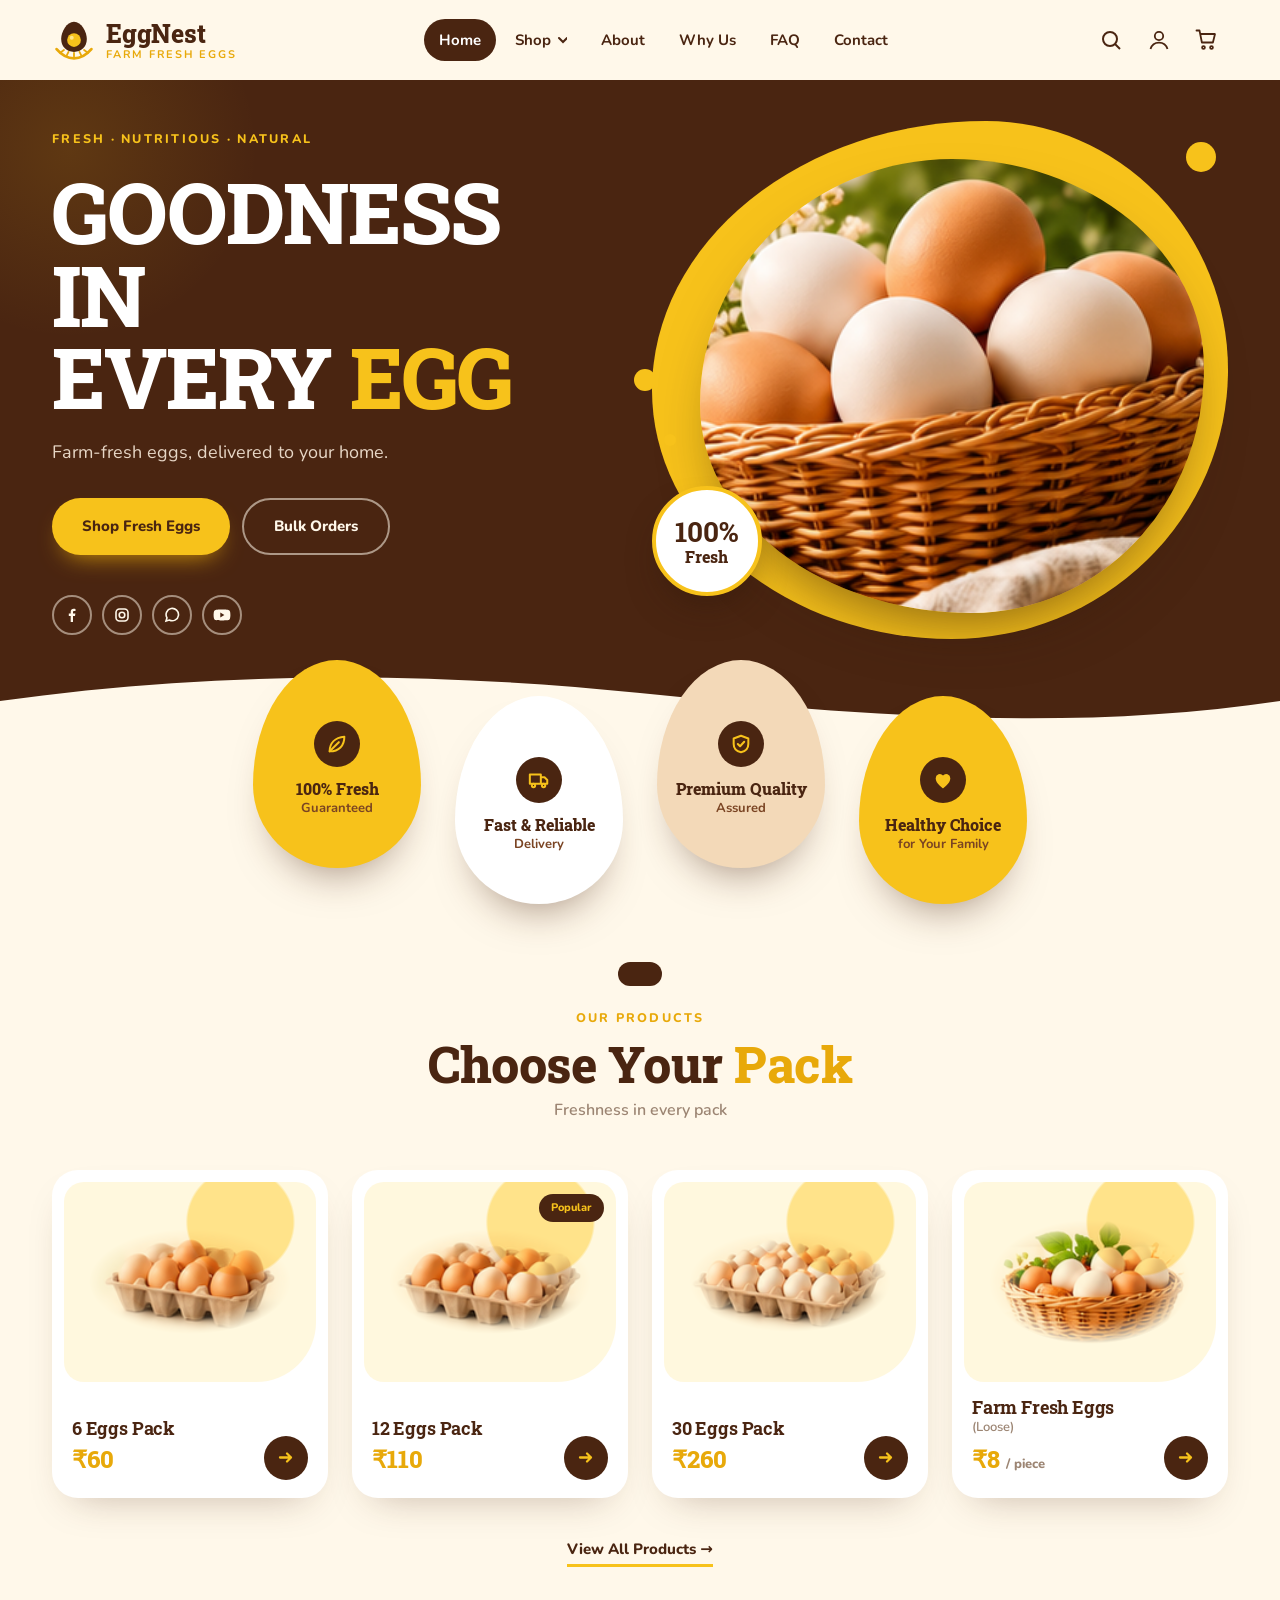
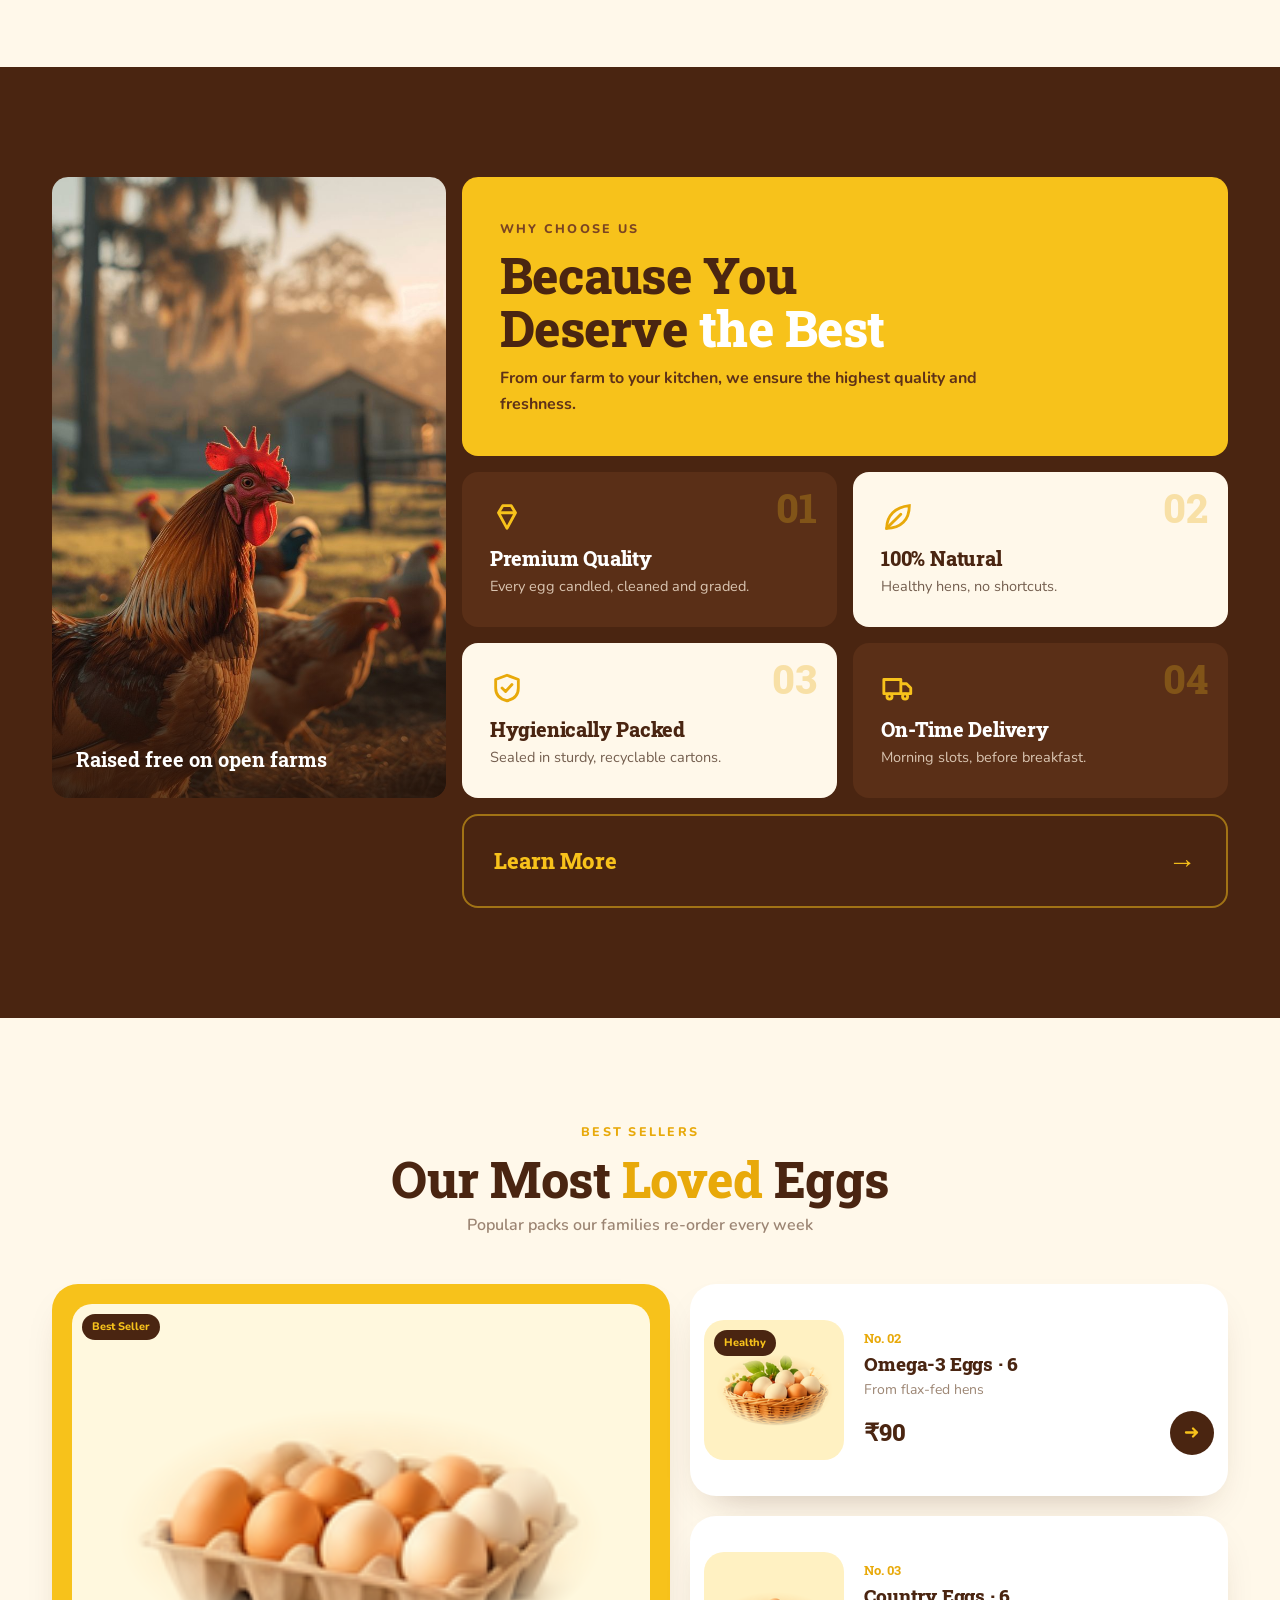
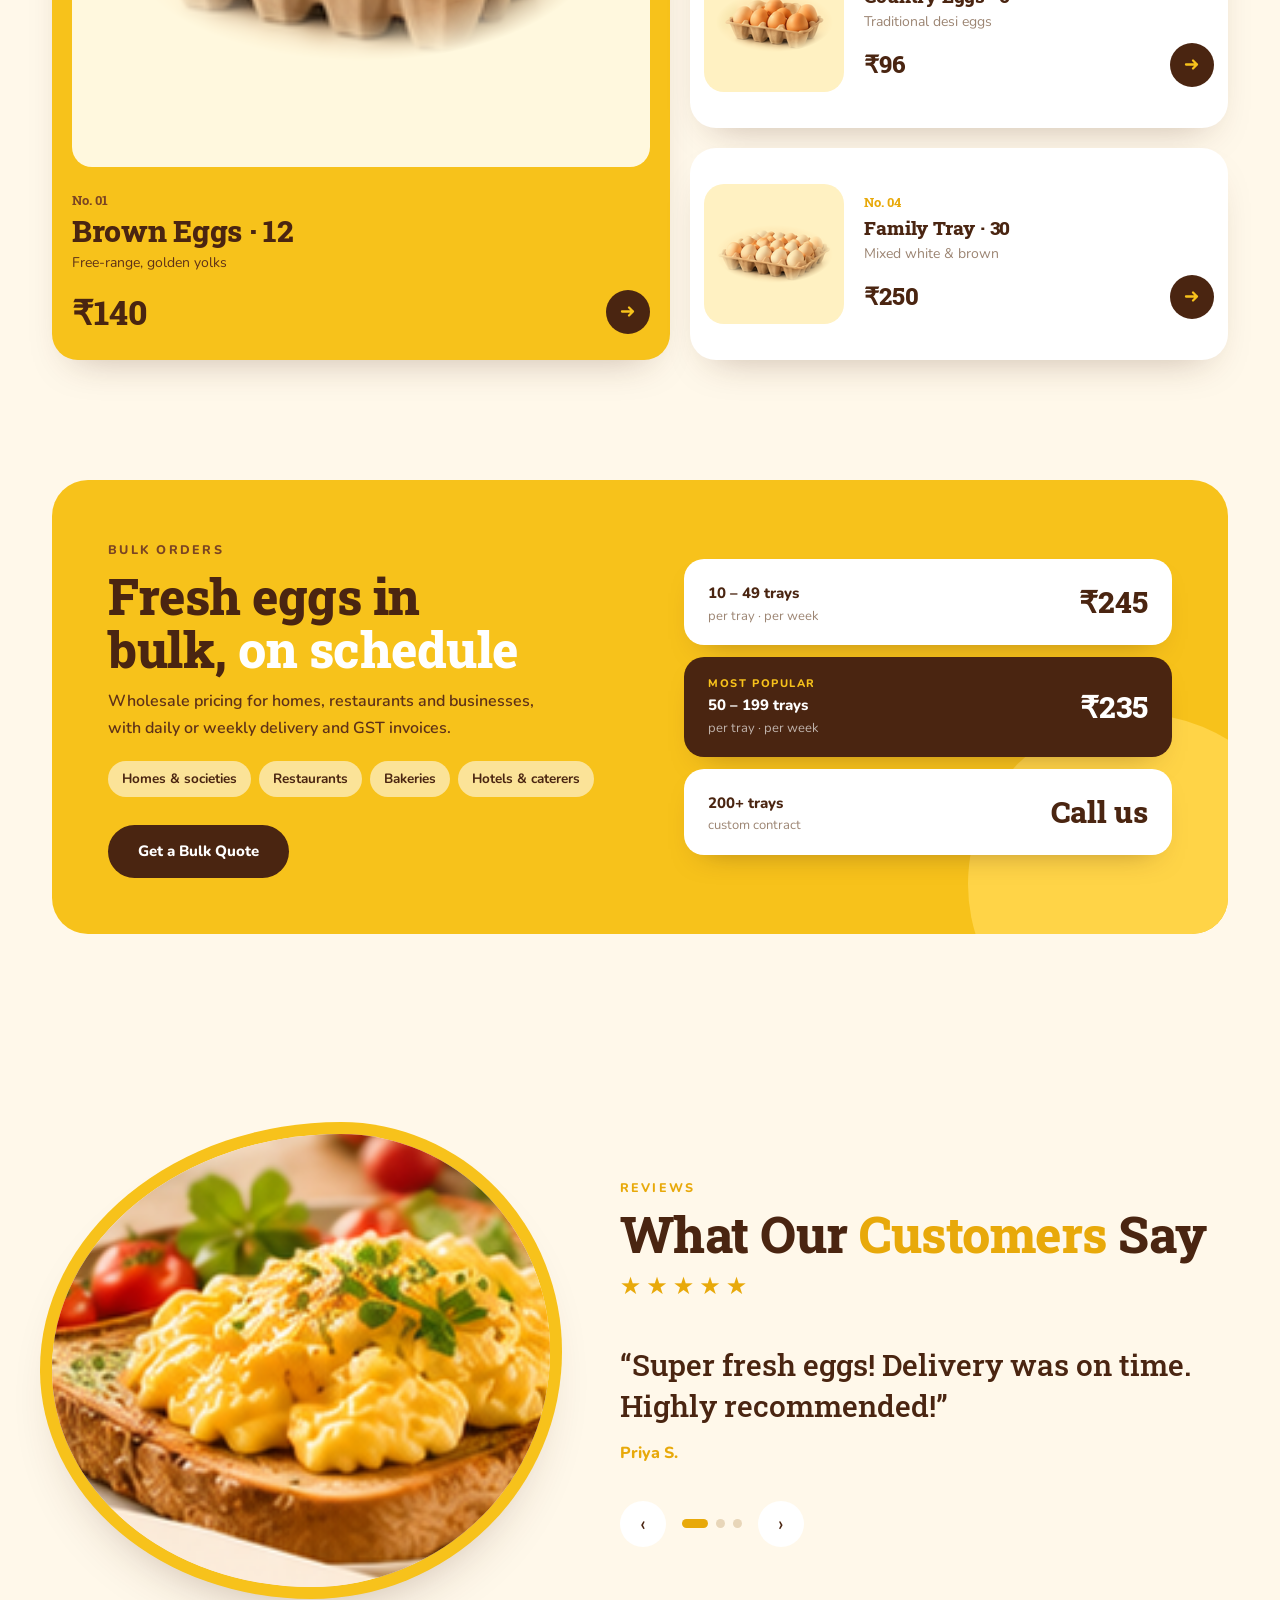
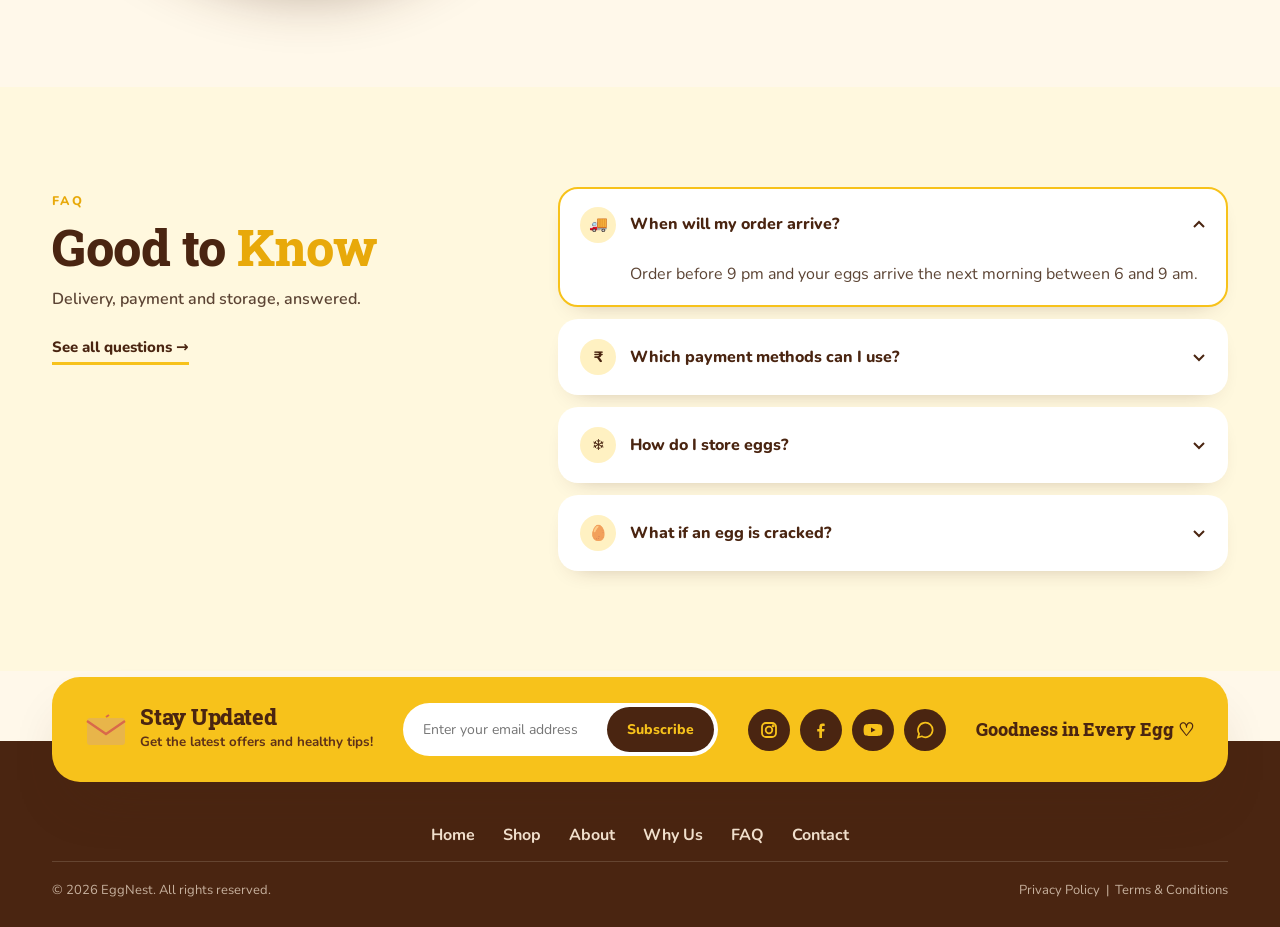
<file: index.html>
<!doctype html>
<html lang="en">
<head>
<meta charset="utf-8">
<meta name="viewport" content="width=device-width, initial-scale=1">
<title>EggNest Fresh Eggs</title>
<meta name="description" content="Farm-fresh eggs delivered to your home. 6, 12 and 30 egg packs, loose eggs and bulk orders.">
<link rel="preconnect" href="https://fonts.googleapis.com">
<link rel="preconnect" href="https://fonts.gstatic.com" crossorigin>
<link href="https://fonts.googleapis.com/css2?family=Roboto+Slab:wght@500;700;800&family=Nunito:wght@400;600;700;800&display=swap" rel="stylesheet">
<link rel="stylesheet" href="css/style.css">
</head>
<body data-page="home">

<!-- ============ HERO: cocoa panel + sunshine blob ============ -->
<section class="hero">
  <div class="wrap hero-grid">
    <div class="hero-copy">
      <span class="kicker">Fresh · Nutritious · Natural</span>
      <h1>Goodness in<br>Every <span>Egg</span></h1>
      <p class="lead">Farm-fresh eggs, delivered to your home.</p>
      <div class="hero-ctas">
        <a href="shop.html" class="btn btn-sun">Shop Fresh Eggs</a>
        <a href="#bulk" class="btn btn-line">Bulk Orders</a>
      </div>
      <div class="hero-social" aria-label="Follow us">
        <a href="#" aria-label="Facebook"><svg width="16" height="16" fill="currentColor"><path d="M9 15V9h2l.4-2.4H9V5.2c0-.7.3-1.2 1.3-1.2h1.2V1.9C11 1.8 10.3 1.7 9.6 1.7 7.9 1.7 6.7 2.8 6.7 4.7v1.9H4.8V9h1.9v6z"/></svg></a>
        <a href="#" aria-label="Instagram"><svg width="16" height="16" fill="none" stroke="currentColor" stroke-width="1.6"><rect x="2" y="2" width="12" height="12" rx="3.5"/><circle cx="8" cy="8" r="2.8"/></svg></a>
        <a href="#" aria-label="WhatsApp"><svg width="16" height="16" fill="none" stroke="currentColor" stroke-width="1.6"><path d="M2 14l1-3.2A6.2 6.2 0 1 1 5.3 13z"/></svg></a>
        <a href="#" aria-label="YouTube"><svg width="18" height="16" fill="currentColor"><path d="M17 4.6c-.2-.8-.8-1.4-1.6-1.6C14 2.6 9 2.6 9 2.6s-5 0-6.4.4C1.8 3.2 1.2 3.8 1 4.6.6 6 .6 8 .6 8s0 2 .4 3.4c.2.8.8 1.4 1.6 1.6 1.4.4 6.4.4 6.4.4s5 0 6.4-.4c.8-.2 1.4-.8 1.6-1.6.4-1.4.4-3.4.4-3.4s0-2-.4-3.4zM7.3 10.4V5.6L11.4 8z"/></svg></a>
      </div>
    </div>
    <div class="hero-art">
      <div class="sun-blob" aria-hidden="true"></div>
      <div class="egg-blob" role="img" aria-label="Basket of fresh brown and white eggs"></div>
      <span class="drip d1" aria-hidden="true"></span><span class="drip d2" aria-hidden="true"></span><span class="drip d3" aria-hidden="true"></span>
      <span class="hero-badge"><b>100%</b>Fresh</span>
    </div>
  </div>
  <svg class="hero-curve" viewBox="0 0 1440 70" preserveAspectRatio="none" aria-hidden="true"><path d="M0 70V30C240 0 480 0 720 22s480 40 720 8v40z" fill="currentColor"/></svg>
</section>

<!-- feature badges: small eggs -->
<div class="wrap">
  <div class="egg-badges reveal">
    <div class="egg-badge b1"><span class="eb-ic"><svg viewBox="0 0 24 24" fill="none" stroke="currentColor" stroke-width="2.2" stroke-linecap="round" stroke-linejoin="round"><path d="M4 20C4 11 10 5 20 4c0 10-6 16-16 16z"/><path d="M4 20L14 10"/></svg></span><strong>100% Fresh</strong><span>Guaranteed</span></div>
    <div class="egg-badge b2"><span class="eb-ic"><svg viewBox="0 0 24 24" fill="none" stroke="currentColor" stroke-width="2.2" stroke-linecap="round" stroke-linejoin="round"><path d="M2 6h12v10H2zM14 9h4l3 3v4h-7z"/><circle cx="6" cy="18" r="1.8"/><circle cx="17" cy="18" r="1.8"/></svg></span><strong>Fast &amp; Reliable</strong><span>Delivery</span></div>
    <div class="egg-badge b3"><span class="eb-ic"><svg viewBox="0 0 24 24" fill="none" stroke="currentColor" stroke-width="2.2" stroke-linecap="round" stroke-linejoin="round"><path d="M12 3l8 3v6c0 5-3.5 8-8 9-4.5-1-8-4-8-9V6z"/><path d="M8.5 12l2.5 2.5 4.5-5"/></svg></span><strong>Premium Quality</strong><span>Assured</span></div>
    <div class="egg-badge b4"><span class="eb-ic"><svg viewBox="0 0 24 24" fill="currentColor"><path d="M12 21s-8-5-8-11a4.5 4.5 0 0 1 8-2.8A4.5 4.5 0 0 1 20 10c0 6-8 11-8 11z"/></svg></span><strong>Healthy Choice</strong><span>for Your Family</span></div>
  </div>
</div>

<!-- ============ SHOP EGGS ============ -->
<section id="shop">
  <div class="wrap">
    <div class="head reveal">
      <span class="kicker">Our Products</span>
      <h2>Choose Your <span>Pack</span></h2>
      <p>Freshness in every pack</p>
    </div>
    <div class="packs" id="packs"></div>
    <div class="view-all"><a href="shop.html" class="more">View All Products →</a></div>
  </div>
</section>

<!-- ============ WHY: tile grid ============ -->
<section class="why-tiles" id="why">
  <div class="wrap">
    <div class="tiles">
      <figure class="tile t-photo reveal"><img src="images/rooster.jpg" alt="Rooster and hens on a farm at golden hour" loading="lazy"><figcaption>Raised free on open farms</figcaption></figure>
      <div class="tile t-head reveal">
        <span class="kicker">Why Choose Us</span>
        <h2>Because You Deserve <span>the Best</span></h2>
        <p>From our farm to your kitchen, we ensure the highest quality and freshness.</p>
      </div>
      <div class="tile t-point reveal"><span class="t-no">01</span><svg viewBox="0 0 24 24" fill="none" stroke="currentColor" stroke-width="2" stroke-linejoin="round"><path d="M6 9l3-5h6l3 5-6 11z"/><path d="M6 9h12"/></svg><h3>Premium Quality</h3><p>Every egg candled, cleaned and graded.</p></div>
      <div class="tile t-point alt reveal"><span class="t-no">02</span><svg viewBox="0 0 24 24" fill="none" stroke="currentColor" stroke-width="2" stroke-linecap="round"><path d="M4 20C4 11 10 5 20 4c0 10-6 16-16 16z"/><path d="M4 20L14 10"/></svg><h3>100% Natural</h3><p>Healthy hens, no shortcuts.</p></div>
      <div class="tile t-point alt reveal"><span class="t-no">03</span><svg viewBox="0 0 24 24" fill="none" stroke="currentColor" stroke-width="2" stroke-linecap="round" stroke-linejoin="round"><path d="M12 3l8 3v6c0 5-3.5 8-8 9-4.5-1-8-4-8-9V6z"/><path d="M8.5 12l2.5 2.5 4.5-5"/></svg><h3>Hygienically Packed</h3><p>Sealed in sturdy, recyclable cartons.</p></div>
      <div class="tile t-point reveal"><span class="t-no">04</span><svg viewBox="0 0 24 24" fill="none" stroke="currentColor" stroke-width="2" stroke-linecap="round" stroke-linejoin="round"><path d="M2 6h12v10H2zM14 9h4l3 3v4h-7z"/><circle cx="6" cy="18" r="1.8"/><circle cx="17" cy="18" r="1.8"/></svg><h3>On-Time Delivery</h3><p>Morning slots, before breakfast.</p></div>
      <a href="about.html" class="tile t-cta reveal"><span>Learn More</span><b>→</b></a>
    </div>
  </div>
</section>

<!-- ============ BEST SELLERS ============ -->
<section>
  <div class="wrap">
    <div class="head reveal">
      <span class="kicker">Best Sellers</span>
      <h2>Our Most <span>Loved</span> Eggs</h2>
      <p>Popular packs our families re-order every week</p>
    </div>
    <div class="picks" id="best"></div>
  </div>
</section>

<!-- ============ BULK ORDERS ============ -->
<section id="bulk" class="bulk-sec">
  <div class="wrap">
    <div class="bulk reveal">
      <div class="bulk-copy">
        <span class="kicker">Bulk Orders</span>
        <h2>Fresh eggs in bulk, <span>on schedule</span></h2>
        <p>Wholesale pricing for homes, restaurants and businesses, with daily or weekly delivery and GST invoices.</p>
        <div class="who"><span>Homes &amp; societies</span><span>Restaurants</span><span>Bakeries</span><span>Hotels &amp; caterers</span></div>
        <a href="contact.html" class="btn btn-cocoa">Get a Bulk Quote</a>
      </div>
      <div class="tiers">
        <div class="tier"><small>10 – 49 trays</small><strong>₹245</strong><span>per tray · per week</span></div>
        <div class="tier best-t"><em>Most popular</em><small>50 – 199 trays</small><strong>₹235</strong><span>per tray · per week</span></div>
        <div class="tier"><small>200+ trays</small><strong>Call us</strong><span>custom contract</span></div>
      </div>
    </div>
  </div>
</section>

<!-- ============ REVIEWS ============ -->
<section class="reviews-sec">
  <div class="wrap reviews">
    <div class="bfast-blob reveal" role="img" aria-label="Scrambled eggs on toast with tomatoes"></div>
    <div class="rv-box reveal">
      <span class="kicker">Reviews</span>
      <h2>What Our <span>Customers</span> Say</h2>
      <div class="stars">★★★★★</div>
      <div class="rv-track">
        <div class="rv on"><q>Super fresh eggs! Delivery was on time. Highly recommended!</q><cite>Priya S.</cite></div>
        <div class="rv"><q>The brown eggs have the most beautiful golden yolks. My family loves them.</q><cite>Deepa R.</cite></div>
        <div class="rv"><q>We order 40 trays a week for our restaurant. Always consistent and never late.</q><cite>Imran K.</cite></div>
      </div>
      <div class="rv-slider">
        <button class="nav-btn" id="rvPrev" aria-label="Previous review">‹</button>
        <div class="rv-dots"><button class="on" aria-label="Review 1"></button><button aria-label="Review 2"></button><button aria-label="Review 3"></button></div>
        <button class="nav-btn" id="rvNext" aria-label="Next review">›</button>
      </div>
    </div>
  </div>
</section>

<!-- ============ FAQ ============ -->
<section class="faq-sec">
  <div class="wrap faq-layout">
    <div class="reveal"><span class="kicker">FAQ</span><h2>Good to <span>Know</span></h2><p>Delivery, payment and storage, answered.</p><a href="faq.html" class="more">See all questions →</a></div>
    <div class="faq-cols reveal">
      <div class="qa open"><button><span class="ic">🚚</span>When will my order arrive?<svg class="chev" width="14" height="14" fill="none" stroke="currentColor" stroke-width="2"><path d="M2 5l5 5 5-5"/></svg></button><div class="ans"><div><p>Order before 9 pm and your eggs arrive the next morning between 6 and 9 am.</p></div></div></div>
      <div class="qa"><button><span class="ic">₹</span>Which payment methods can I use?<svg class="chev" width="14" height="14" fill="none" stroke="currentColor" stroke-width="2"><path d="M2 5l5 5 5-5"/></svg></button><div class="ans"><div><p>UPI, cards, net banking, wallets and cash on delivery.</p></div></div></div>
      <div class="qa"><button><span class="ic">❄</span>How do I store eggs?<svg class="chev" width="14" height="14" fill="none" stroke="currentColor" stroke-width="2"><path d="M2 5l5 5 5-5"/></svg></button><div class="ans"><div><p>Keep them in the fridge in their carton, pointed end down. They stay fresh for up to 3 weeks.</p></div></div></div>
      <div class="qa"><button><span class="ic">🥚</span>What if an egg is cracked?<svg class="chev" width="14" height="14" fill="none" stroke="currentColor" stroke-width="2"><path d="M2 5l5 5 5-5"/></svg></button><div class="ans"><div><p>Send us a photo within 24 hours and we'll refund or replace it.</p></div></div></div>
    </div>
  </div>
</section>

<script src="js/main.js"></script>
</body>
</html>
</file>
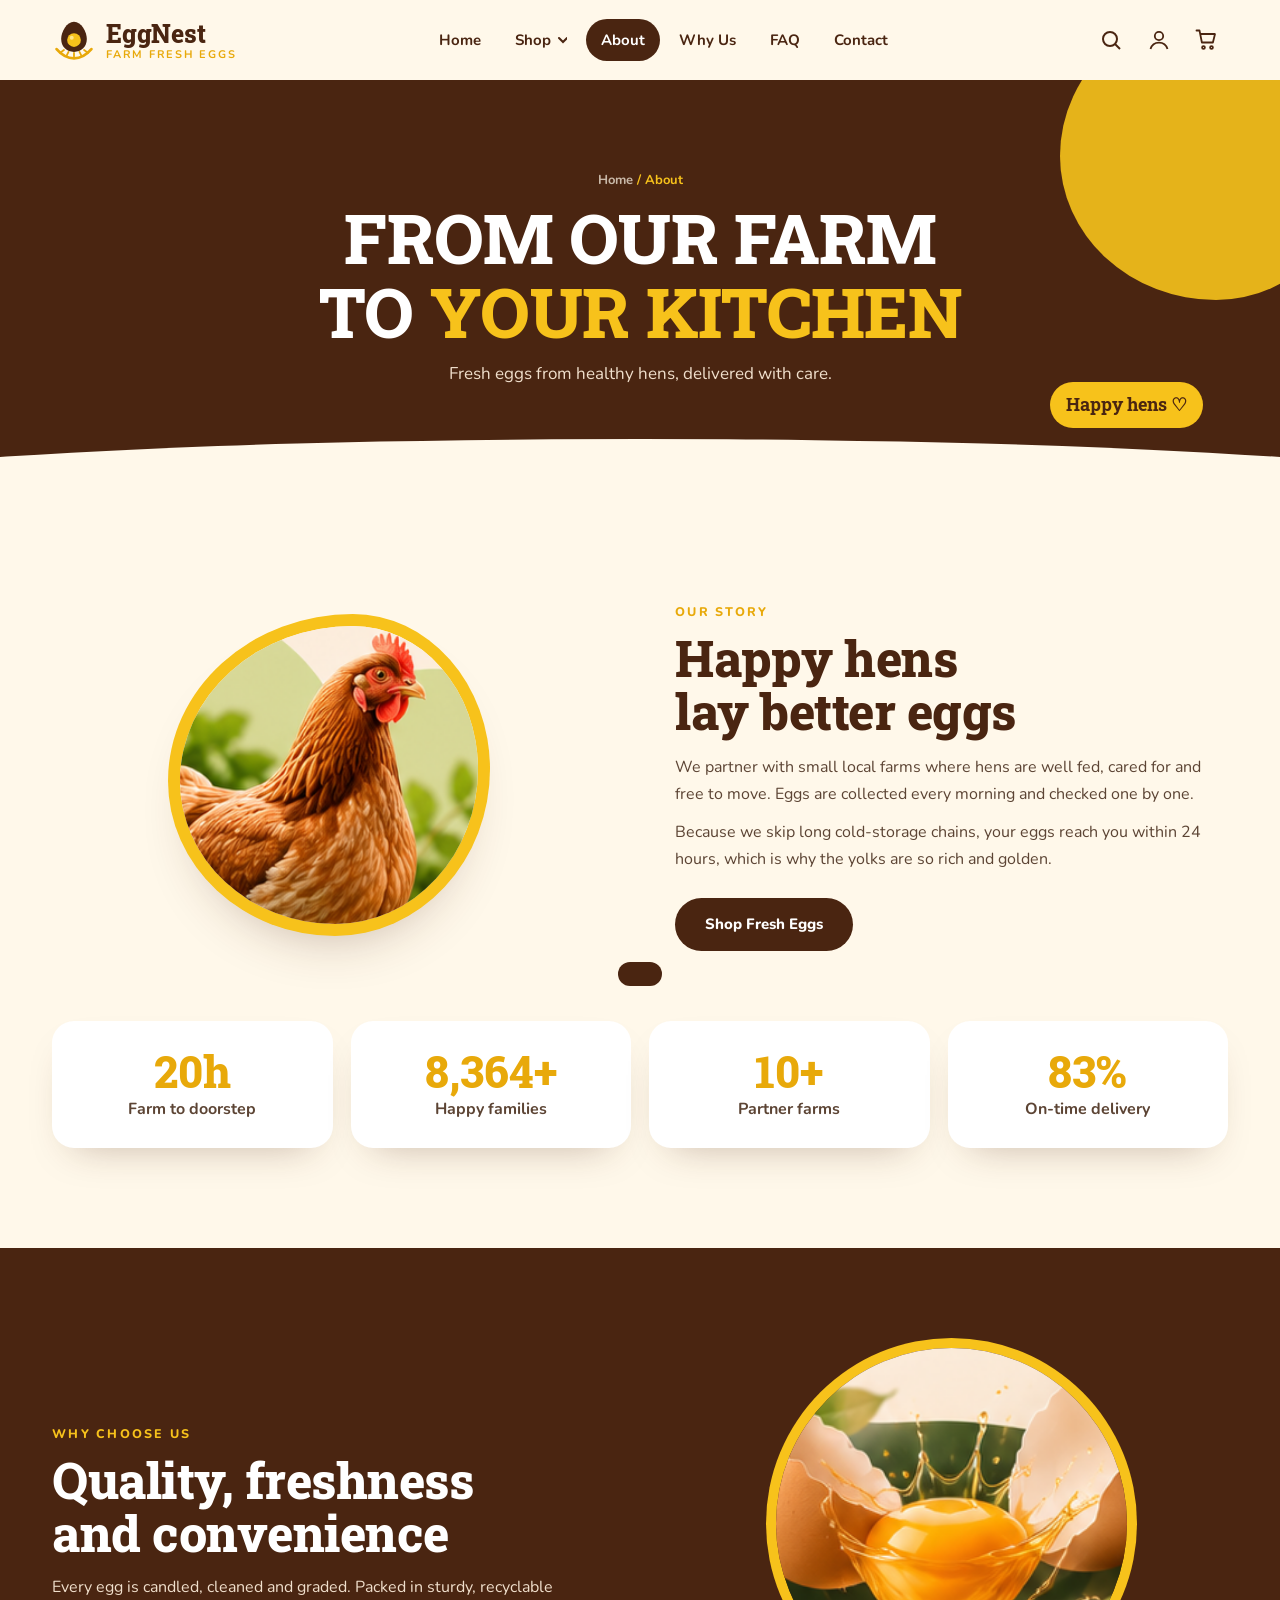
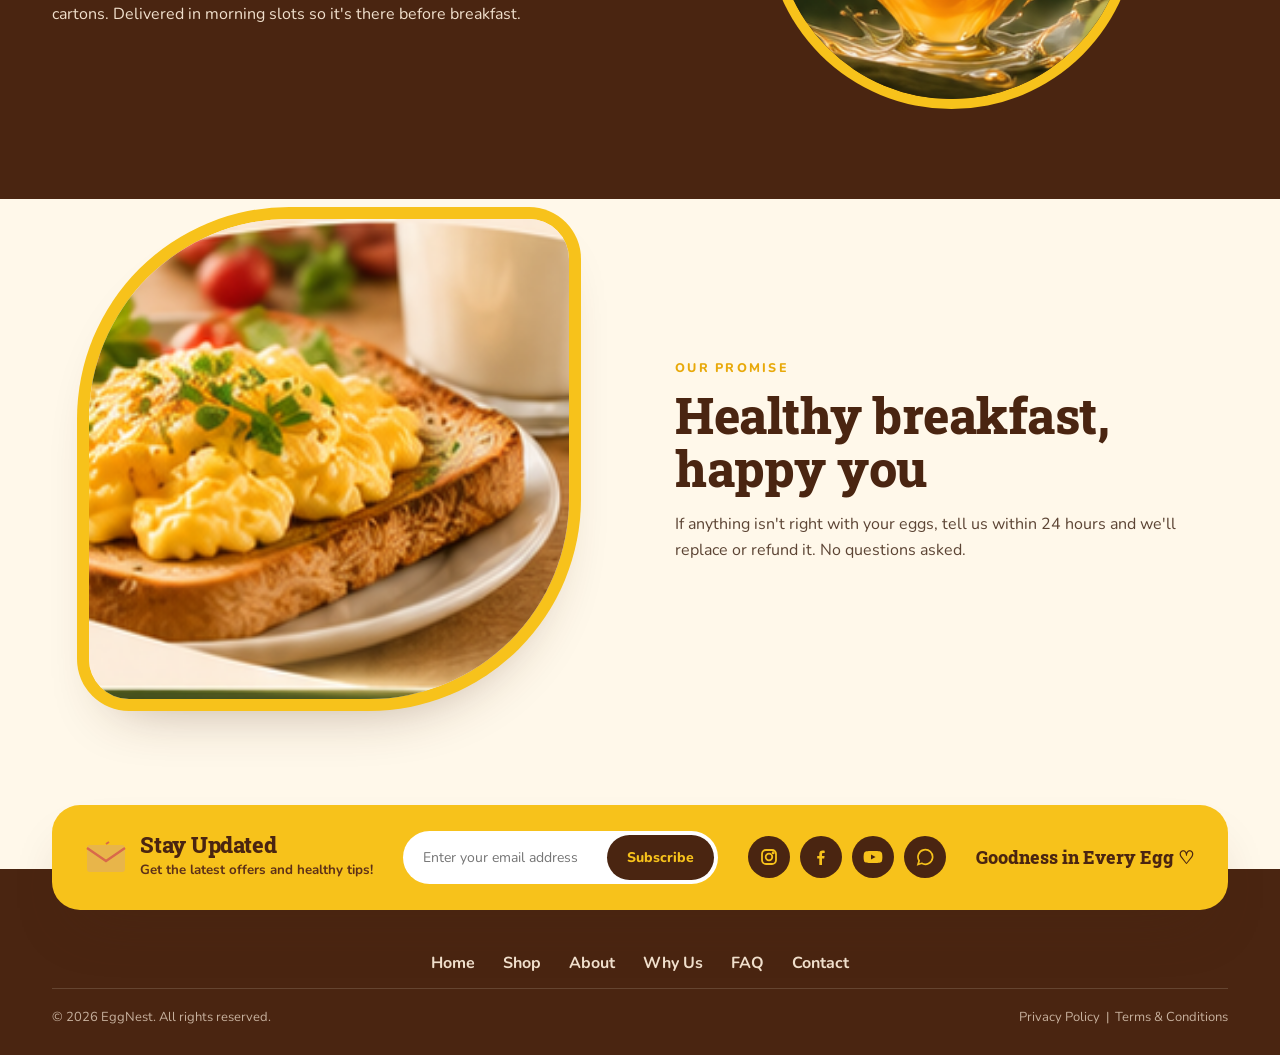
<file: about.html>
<!doctype html>
<html lang="en">
<head>
<meta charset="utf-8">
<meta name="viewport" content="width=device-width, initial-scale=1">
<title>About | EggNest</title>
<link rel="preconnect" href="https://fonts.googleapis.com">
<link rel="preconnect" href="https://fonts.gstatic.com" crossorigin>
<link href="https://fonts.googleapis.com/css2?family=Roboto+Slab:wght@500;700;800&family=Nunito:wght@400;600;700;800&display=swap" rel="stylesheet">
<link rel="stylesheet" href="css/style.css">
</head>
<body data-page="about">
<section class="page-top"><span class="script-note script">Happy hens ♡</span>
  <div class="wrap"><div class="crumbs"><a href="index.html">Home</a> / About</div><h1>From Our Farm to <em>Your Kitchen</em></h1><p>Fresh eggs from healthy hens, delivered with care.</p></div>
  <svg class="wave" viewBox="0 0 1440 50" preserveAspectRatio="none" aria-hidden="true"><path d="M0 50V28c180-26 380-30 600-10s480 22 840-8v40z" fill="currentColor"/></svg>
</section>
<section>
  <div class="wrap two-col">
    <div class="round-photo reveal"><img src="images/hen.png" alt="Healthy brown hen"></div>
    <div class="reveal">
      <span class="kicker">Our Story</span>
      <h2>Happy hens lay better eggs</h2>
      <p>We partner with small local farms where hens are well fed, cared for and free to move. Eggs are collected every morning and checked one by one.</p>
      <p>Because we skip long cold-storage chains, your eggs reach you within 24 hours, which is why the yolks are so rich and golden.</p>
      <br><a href="shop.html" class="btn btn-dark">Shop Fresh Eggs <svg width="15" height="15" fill="none" stroke="currentColor" stroke-width="2.3" stroke-linecap="round" stroke-linejoin="round"><path d="M2 7.5h11M9 3.5l4 4-4 4"/></svg></a>
    </div>
  </div>
  <div class="wrap"><div class="numbers reveal">
    <div class="num"><strong data-count="24" data-suffix="h">0</strong>Farm to doorstep</div>
    <div class="num"><strong data-count="10000" data-suffix="+">0</strong>Happy families</div>
    <div class="num"><strong data-count="12" data-suffix="+">0</strong>Partner farms</div>
    <div class="num"><strong data-count="99" data-suffix="%">0</strong>On-time delivery</div>
  </div></div>
</section>
<section class="why-band" id="why">
  <svg class="wave top" viewBox="0 0 1440 60" preserveAspectRatio="none" aria-hidden="true"><path d="M0 0h1440v18c-160 30-320 42-520 22S520 0 330 14 80 50 0 38z" fill="currentColor"/></svg>
  <div class="wrap two-col">
    <div class="reveal"><span class="kicker lines">Why Choose Us</span><h2>Quality, freshness and convenience</h2><p>Every egg is candled, cleaned and graded. Packed in sturdy, recyclable cartons. Delivered in morning slots so it's there before breakfast.</p></div>
    <div class="splash reveal" style="margin:0"><img src="images/egg-splash.png" alt="Cracked egg with golden yolk"></div>
  </div>
  <svg class="wave bot" viewBox="0 0 1440 60" preserveAspectRatio="none" aria-hidden="true"><path d="M0 0h1440v30c-200 20-380 28-600 12S380 6 200 22 40 40 0 34z" fill="currentColor"/></svg>
</section>
<section style="padding-top:20px">
  <div class="wrap two-col">
    <div class="round-photo reveal" style="border-radius:200px 40px 200px 40px"><img src="images/breakfast.png" alt="Healthy egg breakfast"></div>
    <div class="reveal"><span class="kicker">Our Promise</span><h2>Healthy breakfast, happy you</h2><p>If anything isn't right with your eggs, tell us within 24 hours and we'll replace or refund it. No questions asked.</p></div>
  </div>
</section>
<script src="js/main.js"></script>
</body>
</html>
</file>
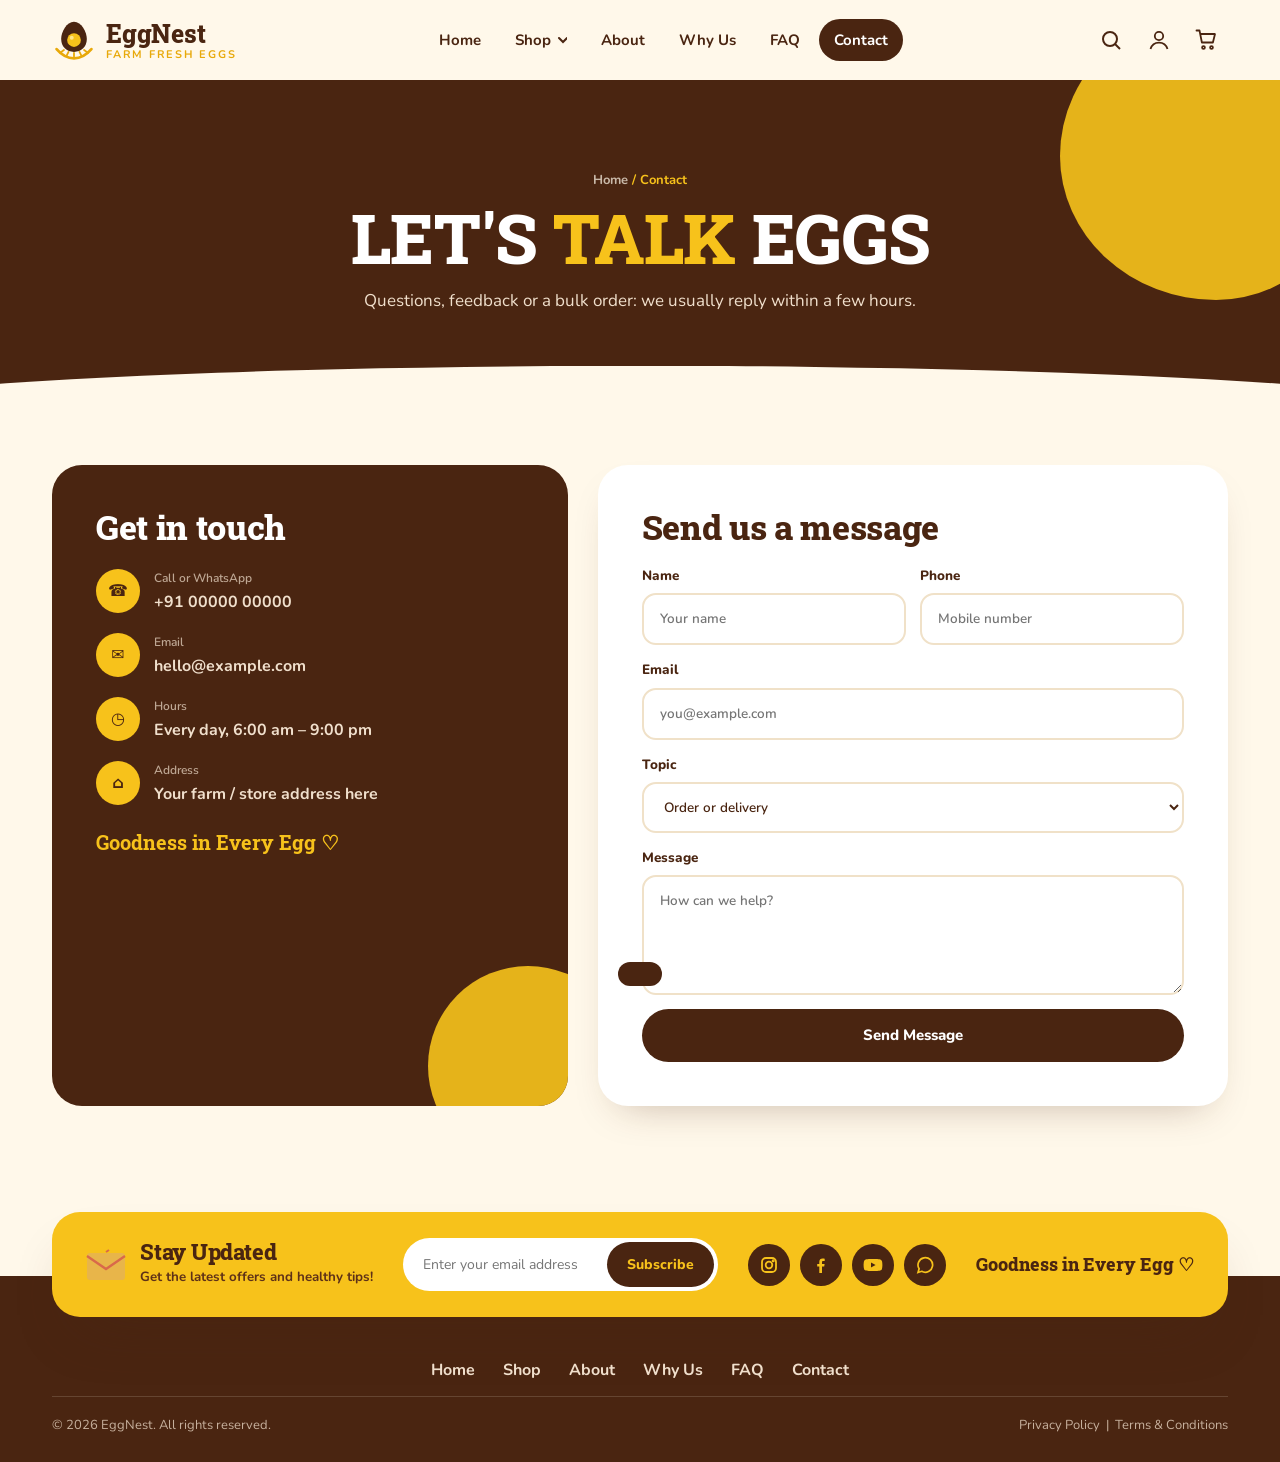
<file: contact.html>
<!doctype html>
<html lang="en">
<head>
<meta charset="utf-8">
<meta name="viewport" content="width=device-width, initial-scale=1">
<title>Contact | EggNest</title>
<link rel="preconnect" href="https://fonts.googleapis.com">
<link rel="preconnect" href="https://fonts.gstatic.com" crossorigin>
<link href="https://fonts.googleapis.com/css2?family=Roboto+Slab:wght@500;700;800&family=Nunito:wght@400;600;700;800&display=swap" rel="stylesheet">
<link rel="stylesheet" href="css/style.css">
</head>
<body data-page="contact">
<section class="page-top">
  <div class="wrap"><div class="crumbs"><a href="index.html">Home</a> / Contact</div><h1>Let's <em>Talk</em> Eggs</h1><p>Questions, feedback or a bulk order: we usually reply within a few hours.</p></div>
  <svg class="wave" viewBox="0 0 1440 50" preserveAspectRatio="none" aria-hidden="true"><path d="M0 50V28c180-26 380-30 600-10s480 22 840-8v40z" fill="currentColor"/></svg>
</section>
<section style="padding-top:40px">
  <div class="wrap contact-wrap">
    <div class="contact-card reveal">
      <h2>Get in touch</h2>
      <div class="row"><i>☎</i><div><small>Call or WhatsApp</small><span data-site="phone"></span></div></div>
      <div class="row"><i>✉</i><div><small>Email</small><span data-site="email"></span></div></div>
      <div class="row"><i>◷</i><div><small>Hours</small><span data-site="hours"></span></div></div>
      <div class="row"><i>⌂</i><div><small>Address</small><span data-site="address"></span></div></div>
      <span class="script">Goodness in Every Egg ♡</span>
    </div>
    <div class="form-box reveal">
      <h2>Send us a message</h2>
      <form class="form">
        <div class="pair"><label for="c-name">Name<input id="c-name" required placeholder="Your name"></label><label for="c-phone">Phone<input id="c-phone" type="tel" placeholder="Mobile number"></label></div>
        <label for="c-email">Email<input id="c-email" type="email" required placeholder="you@example.com"></label>
        <label for="c-topic">Topic<select id="c-topic"><option>Order or delivery</option><option>Bulk / wholesale order</option><option>Feedback</option><option>Something else</option></select></label>
        <label for="c-msg">Message<textarea id="c-msg" required placeholder="How can we help?"></textarea></label>
        <button class="btn btn-dark" style="justify-content:center">Send Message <svg width="15" height="15" fill="none" stroke="currentColor" stroke-width="2.3" stroke-linecap="round" stroke-linejoin="round"><path d="M2 7.5h11M9 3.5l4 4-4 4"/></svg></button>
        <div class="done">✓ Message received. We'll reply soon.</div>
      </form>
    </div>
  </div>
</section>
<script src="js/main.js"></script>
</body>
</html>
</file>
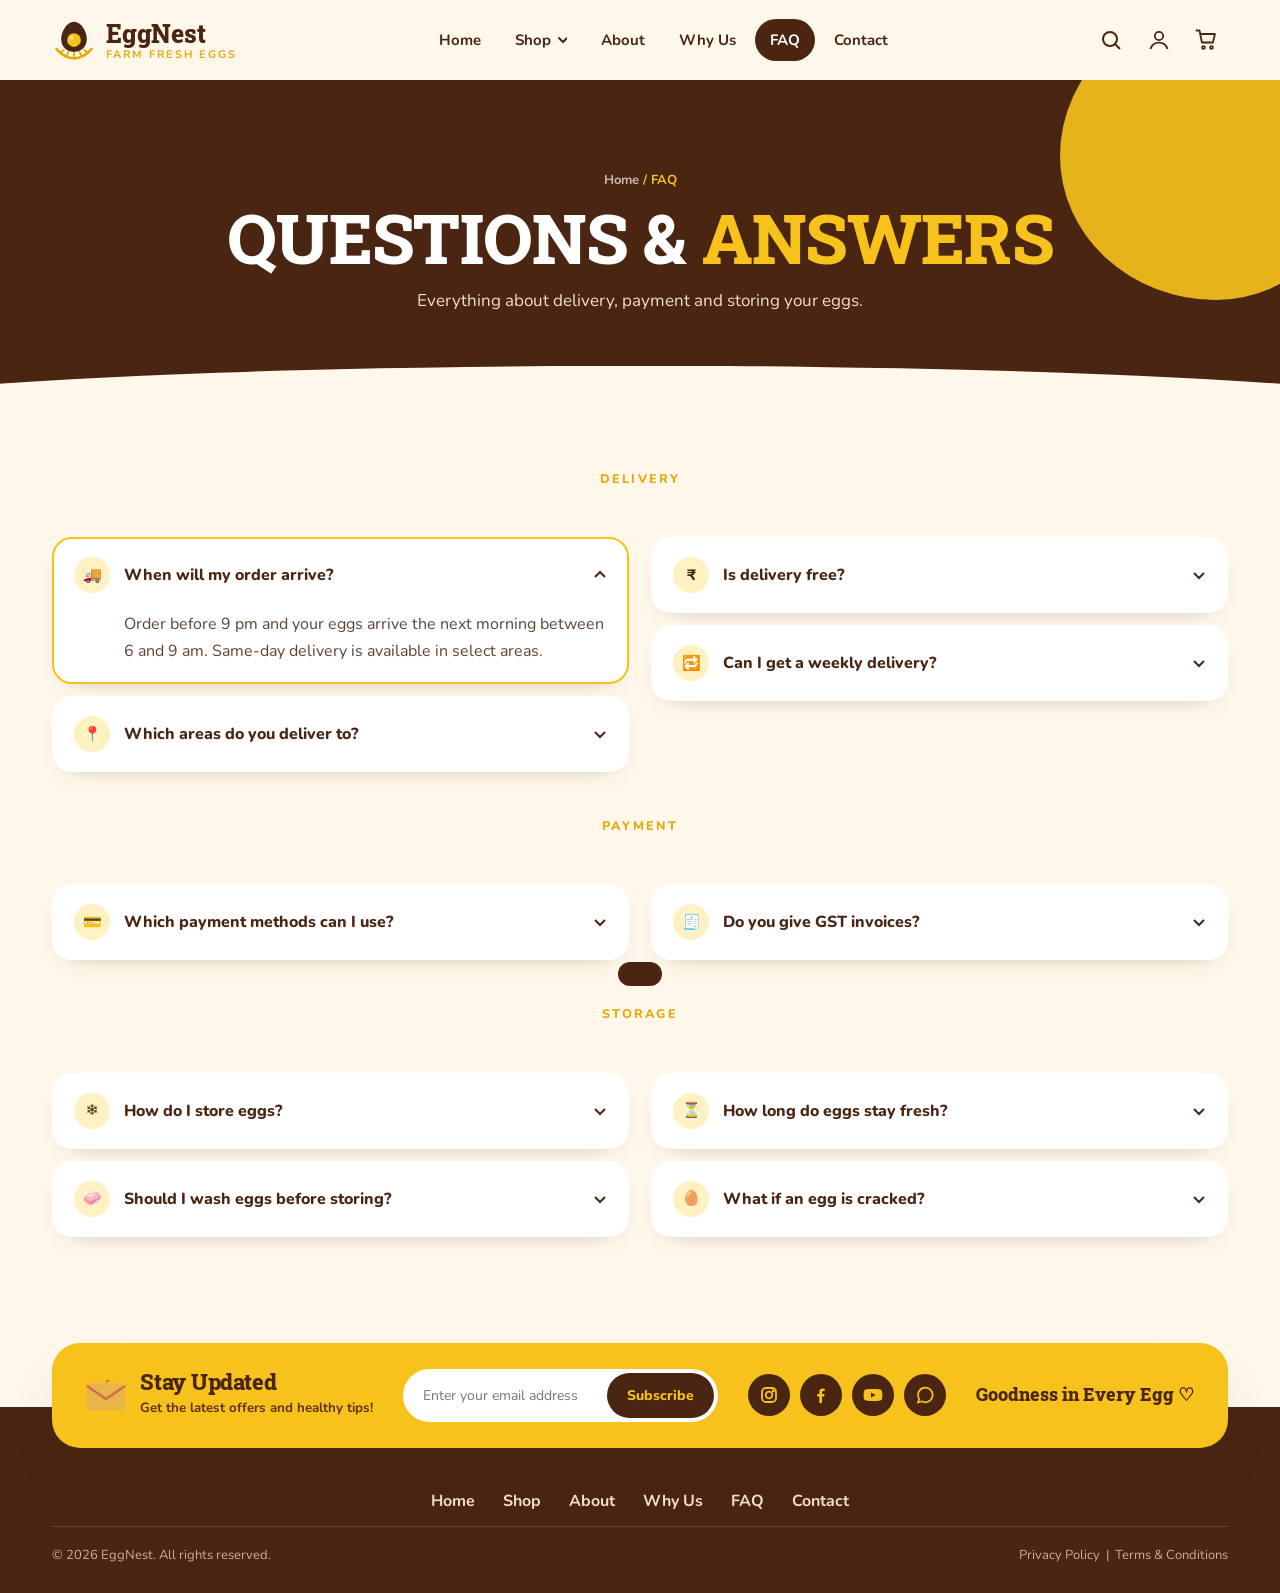
<file: faq.html>
<!doctype html>
<html lang="en">
<head>
<meta charset="utf-8">
<meta name="viewport" content="width=device-width, initial-scale=1">
<title>FAQ | EggNest</title>
<link rel="preconnect" href="https://fonts.googleapis.com">
<link rel="preconnect" href="https://fonts.gstatic.com" crossorigin>
<link href="https://fonts.googleapis.com/css2?family=Roboto+Slab:wght@500;700;800&family=Nunito:wght@400;600;700;800&display=swap" rel="stylesheet">
<link rel="stylesheet" href="css/style.css">
</head>
<body data-page="faq">
<section class="page-top">
  <div class="wrap"><div class="crumbs"><a href="index.html">Home</a> / FAQ</div><h1>Questions &amp; <em>Answers</em></h1><p>Everything about delivery, payment and storing your eggs.</p></div>
  <svg class="wave" viewBox="0 0 1440 50" preserveAspectRatio="none" aria-hidden="true"><path d="M0 50V28c180-26 380-30 600-10s480 22 840-8v40z" fill="currentColor"/></svg>
</section>
<section style="padding-top:40px">
  <div class="wrap">
    <div class="head reveal"><span class="kicker lines">Delivery</span></div>
    <div class="faq-grid reveal" style="margin-bottom:40px">
      <div class="faq-cols"><div class="qa open"><button><span class="ic">🚚</span>When will my order arrive?<svg class="chev" width="14" height="14" fill="none" stroke="currentColor" stroke-width="2"><path d="M2 5l5 5 5-5"/></svg></button><div class="ans"><div><p>Order before 9 pm and your eggs arrive the next morning between 6 and 9 am. Same-day delivery is available in select areas.</p></div></div></div><div class="qa"><button><span class="ic">📍</span>Which areas do you deliver to?<svg class="chev" width="14" height="14" fill="none" stroke="currentColor" stroke-width="2"><path d="M2 5l5 5 5-5"/></svg></button><div class="ans"><div><p>We deliver across the city and nearby suburbs. Enter your pincode at checkout to confirm.</p></div></div></div></div>
      <div class="faq-cols"><div class="qa"><button><span class="ic">₹</span>Is delivery free?<svg class="chev" width="14" height="14" fill="none" stroke="currentColor" stroke-width="2"><path d="M2 5l5 5 5-5"/></svg></button><div class="ans"><div><p>Delivery is free on orders above ₹299. Below that, a ₹30 delivery fee applies.</p></div></div></div><div class="qa"><button><span class="ic">🔁</span>Can I get a weekly delivery?<svg class="chev" width="14" height="14" fill="none" stroke="currentColor" stroke-width="2"><path d="M2 5l5 5 5-5"/></svg></button><div class="ans"><div><p>Yes. Choose a subscription and your preferred day. Pause or skip any week.</p></div></div></div></div>
    </div>
    <div class="head reveal"><span class="kicker lines">Payment</span></div>
    <div class="faq-grid reveal" style="margin-bottom:40px">
      <div class="faq-cols"><div class="qa"><button><span class="ic">💳</span>Which payment methods can I use?<svg class="chev" width="14" height="14" fill="none" stroke="currentColor" stroke-width="2"><path d="M2 5l5 5 5-5"/></svg></button><div class="ans"><div><p>UPI, debit/credit cards, net banking, wallets and cash on delivery.</p></div></div></div></div>
      <div class="faq-cols"><div class="qa"><button><span class="ic">🧾</span>Do you give GST invoices?<svg class="chev" width="14" height="14" fill="none" stroke="currentColor" stroke-width="2"><path d="M2 5l5 5 5-5"/></svg></button><div class="ans"><div><p>Yes. Business and bulk customers get GST invoices, and monthly billing is available.</p></div></div></div></div>
    </div>
    <div class="head reveal"><span class="kicker lines">Storage</span></div>
    <div class="faq-grid reveal">
      <div class="faq-cols"><div class="qa"><button><span class="ic">❄</span>How do I store eggs?<svg class="chev" width="14" height="14" fill="none" stroke="currentColor" stroke-width="2"><path d="M2 5l5 5 5-5"/></svg></button><div class="ans"><div><p>Refrigerate at around 4°C in the original carton, pointed end down.</p></div></div></div><div class="qa"><button><span class="ic">🧼</span>Should I wash eggs before storing?<svg class="chev" width="14" height="14" fill="none" stroke="currentColor" stroke-width="2"><path d="M2 5l5 5 5-5"/></svg></button><div class="ans"><div><p>No. Washing removes the natural protective layer. Wash just before cooking.</p></div></div></div></div>
      <div class="faq-cols"><div class="qa"><button><span class="ic">⏳</span>How long do eggs stay fresh?<svg class="chev" width="14" height="14" fill="none" stroke="currentColor" stroke-width="2"><path d="M2 5l5 5 5-5"/></svg></button><div class="ans"><div><p>Up to 3 weeks in the fridge. A fresh egg sinks and lies flat in a bowl of water.</p></div></div></div><div class="qa"><button><span class="ic">🥚</span>What if an egg is cracked?<svg class="chev" width="14" height="14" fill="none" stroke="currentColor" stroke-width="2"><path d="M2 5l5 5 5-5"/></svg></button><div class="ans"><div><p>Send us a photo within 24 hours and we'll refund or replace it.</p></div></div></div></div>
    </div>
  </div>
</section>
<script src="js/main.js"></script>
</body>
</html>
</file>
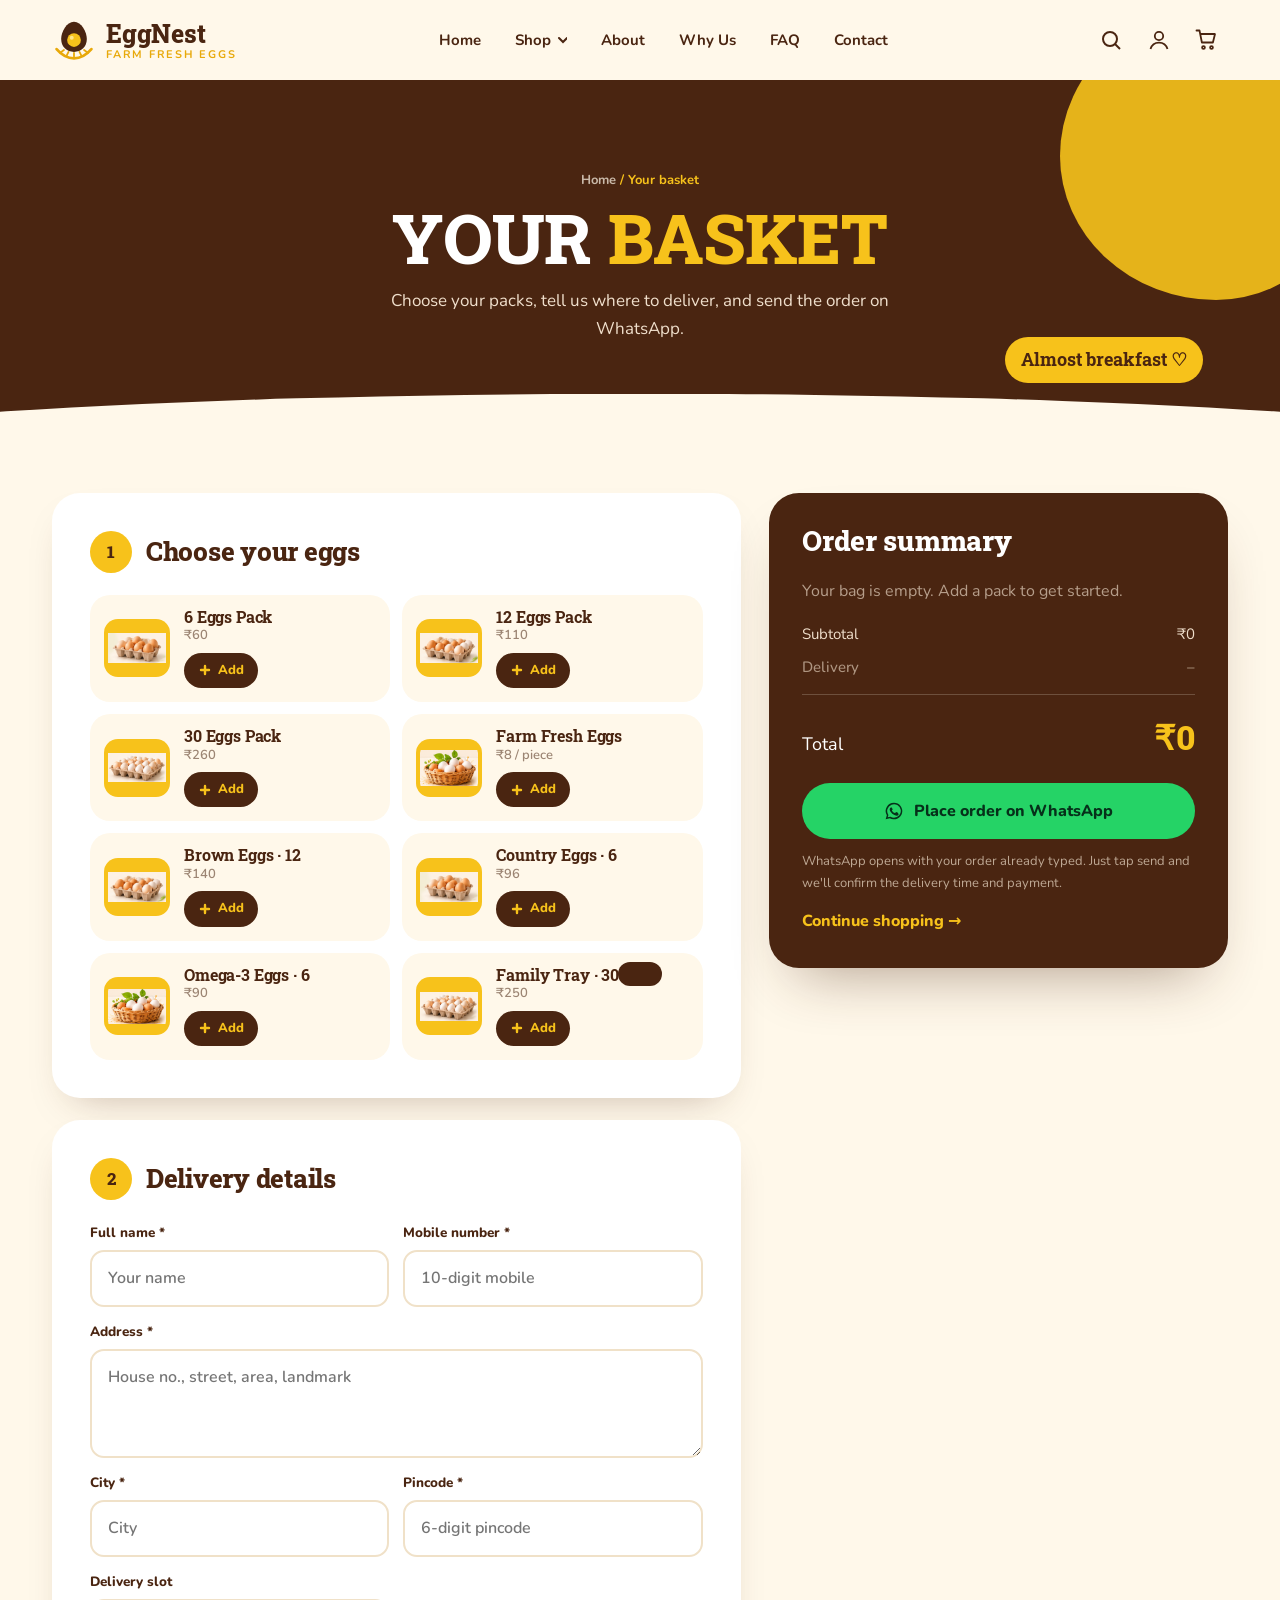
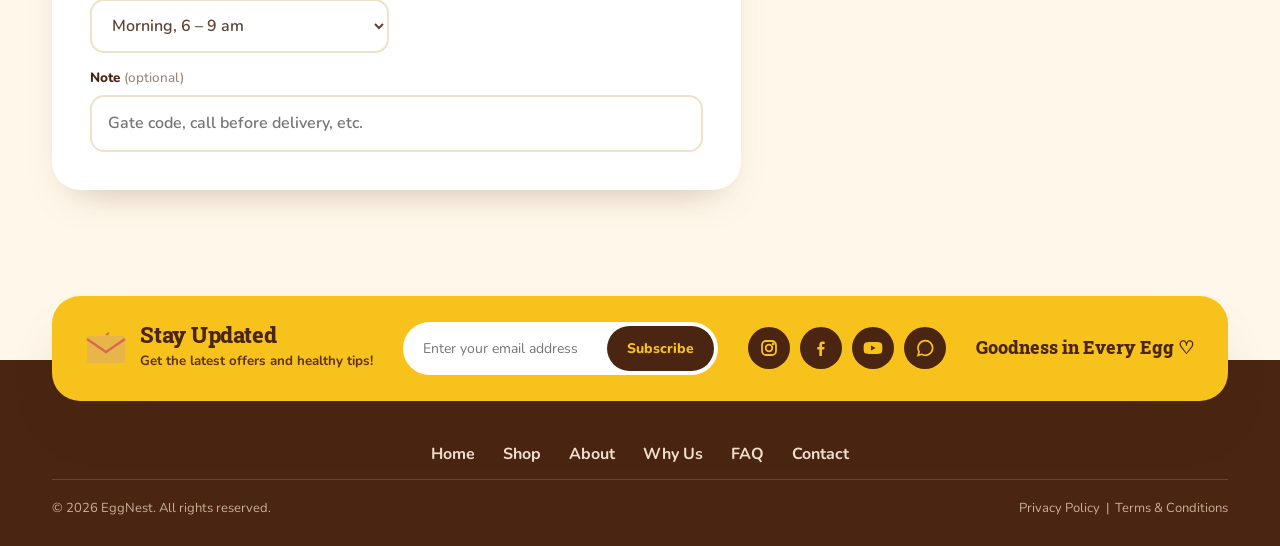
<file: order.html>
<!doctype html>
<html lang="en">
<head>
<meta charset="utf-8">
<meta name="viewport" content="width=device-width, initial-scale=1">
<title>Your Basket | EggNest</title>
<link rel="preconnect" href="https://fonts.googleapis.com">
<link rel="preconnect" href="https://fonts.gstatic.com" crossorigin>
<link href="https://fonts.googleapis.com/css2?family=Roboto+Slab:wght@500;700;800&family=Nunito:wght@400;600;700;800&display=swap" rel="stylesheet">
<link rel="stylesheet" href="css/style.css">
</head>
<body data-page="order">
<section class="page-top"><span class="script-note script">Almost breakfast ♡</span>
  <div class="wrap"><div class="crumbs"><a href="index.html">Home</a> / Your basket</div><h1>Your <em>Basket</em></h1><p>Choose your packs, tell us where to deliver, and send the order on WhatsApp.</p></div>
  <svg class="wave" viewBox="0 0 1440 50" preserveAspectRatio="none" aria-hidden="true"><path d="M0 50V28c180-26 380-30 600-10s480 22 840-8v40z" fill="currentColor"/></svg>
</section>
<section style="padding-top:40px">
  <div class="wrap" id="order"></div>
</section>
<script src="js/main.js"></script>
<script src="js/order.js"></script>
</body>
</html>
</file>
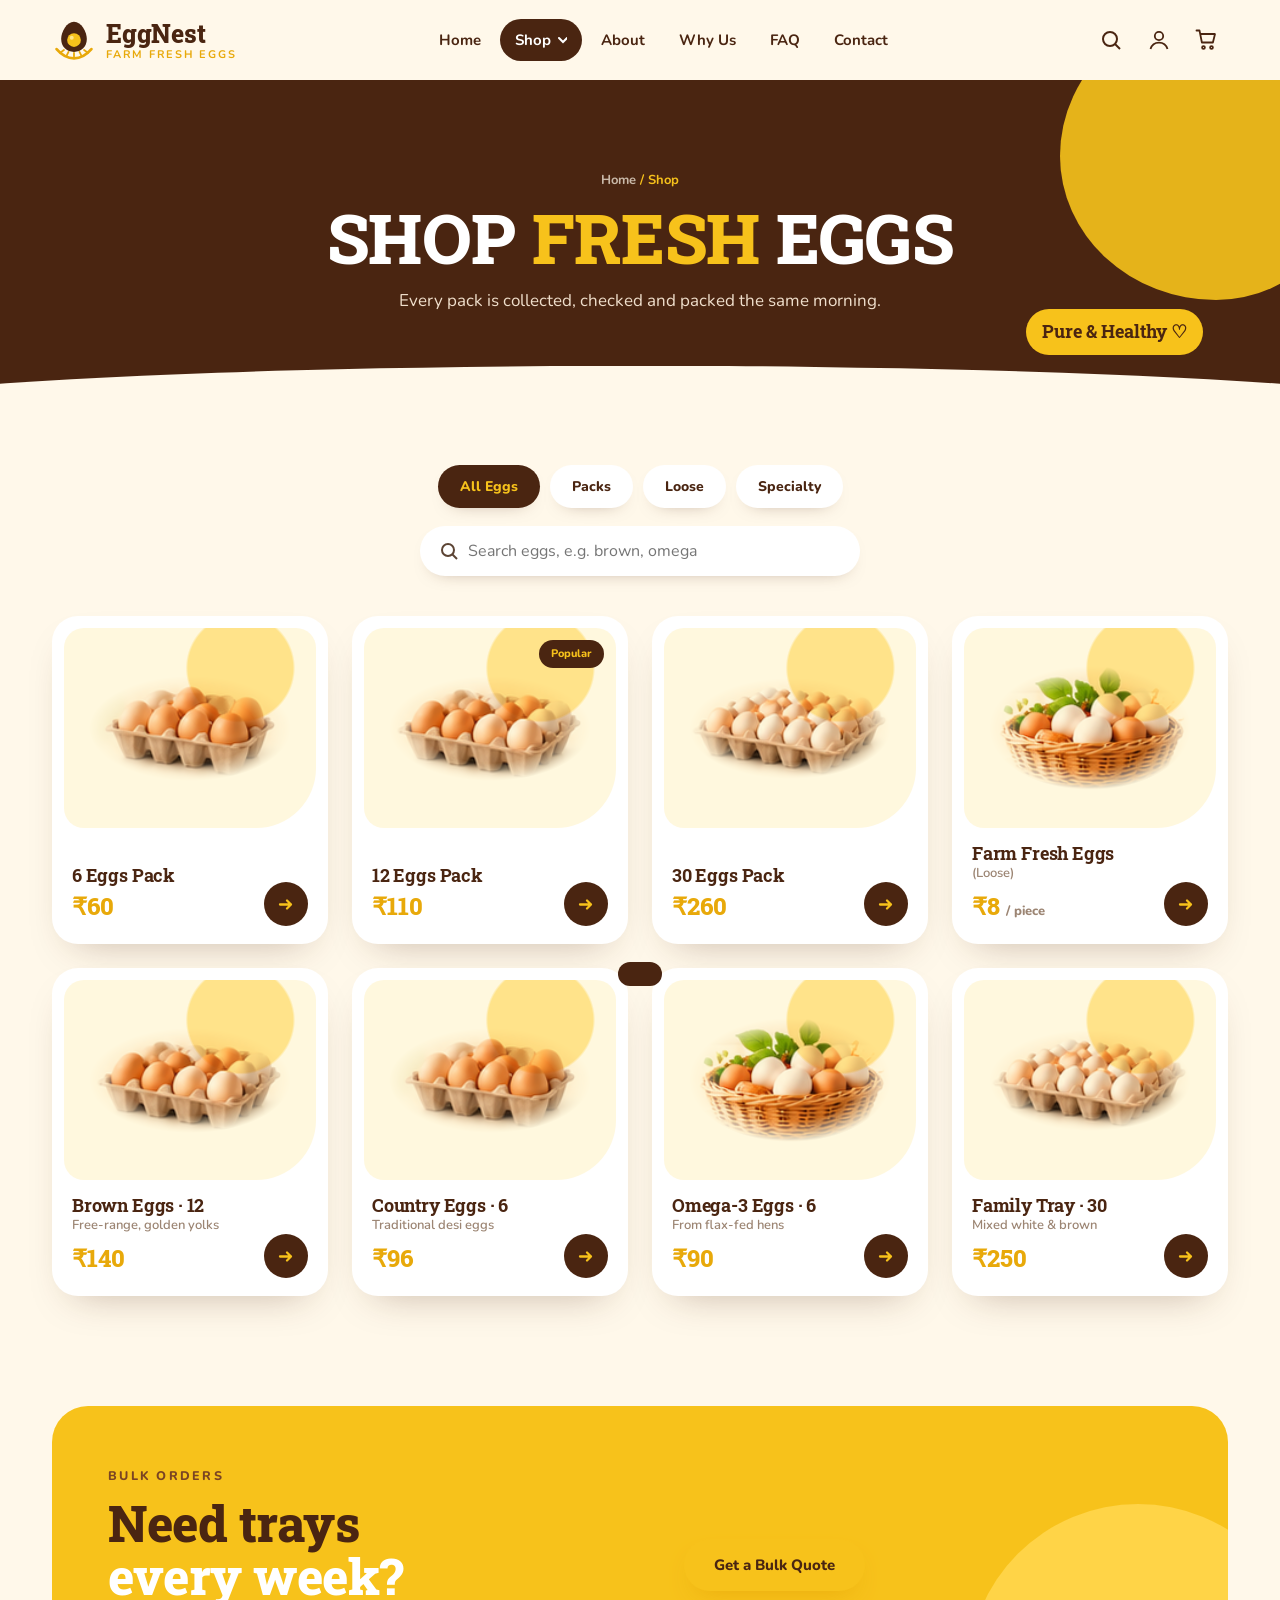
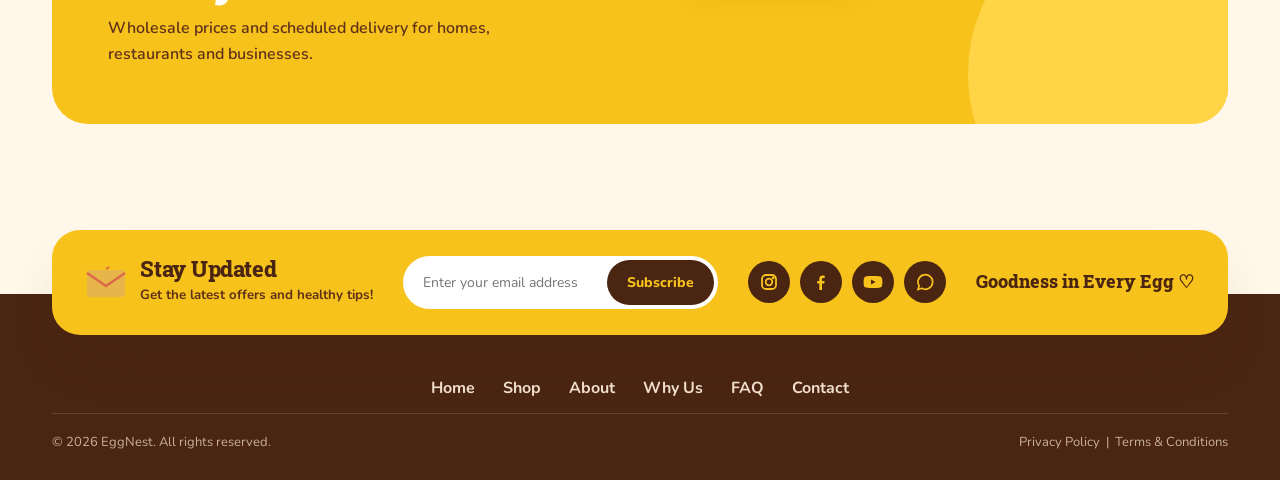
<file: shop.html>
<!doctype html>
<html lang="en">
<head>
<meta charset="utf-8">
<meta name="viewport" content="width=device-width, initial-scale=1">
<title>Shop Eggs | EggNest</title>
<link rel="preconnect" href="https://fonts.googleapis.com">
<link rel="preconnect" href="https://fonts.gstatic.com" crossorigin>
<link href="https://fonts.googleapis.com/css2?family=Roboto+Slab:wght@500;700;800&family=Nunito:wght@400;600;700;800&display=swap" rel="stylesheet">
<link rel="stylesheet" href="css/style.css">
</head>
<body data-page="shop">
<section class="page-top"><span class="script-note script">Pure &amp; Healthy ♡</span>
  <div class="wrap"><div class="crumbs"><a href="index.html">Home</a> / Shop</div><h1>Shop <em>Fresh</em> Eggs</h1><p>Every pack is collected, checked and packed the same morning.</p></div>
  <svg class="wave" viewBox="0 0 1440 50" preserveAspectRatio="none" aria-hidden="true"><path d="M0 50V28c180-26 380-30 600-10s480 22 840-8v40z" fill="currentColor"/></svg>
</section>
<section style="padding-top:40px">
  <div class="wrap">
    <div class="tabs"><button class="tab on" data-cat="all">All Eggs</button><button class="tab" data-cat="packs">Packs</button><button class="tab" data-cat="loose">Loose</button><button class="tab" data-cat="special">Specialty</button></div>
    <label class="shop-search"><svg width="18" height="18" fill="none" stroke="currentColor" stroke-width="2"><circle cx="8" cy="8" r="6"/><path d="M12.5 12.5L17 17"/></svg><input id="shopQ" placeholder="Search eggs, e.g. brown, omega" aria-label="Search products"></label>
    <div class="shop-grid" id="shopGrid"></div>
  </div>
</section>
<section style="padding-top:10px">
  <div class="wrap"><div class="bulk reveal">
    <div><span class="kicker">Bulk Orders</span><h2>Need trays <em>every week?</em></h2><p>Wholesale prices and scheduled delivery for homes, restaurants and businesses.</p></div>
    <div><a href="contact.html" class="btn btn-orange">Get a Bulk Quote <svg width="15" height="15" fill="none" stroke="currentColor" stroke-width="2.3" stroke-linecap="round" stroke-linejoin="round"><path d="M2 7.5h11M9 3.5l4 4-4 4"/></svg></a></div>
  </div></div>
</section>
<script src="js/main.js"></script>
</body>
</html>
</file>
<file: css/style.css>
/* =========================================================
   WEBSITE 2 — "Cocoa & Sunshine"
   From the reference: chocolate-brown panels, sunny yellow
   organic shapes, bold slab headlines, warm cream pages,
   plus a golden-hour farm photo for the brand story.
   ========================================================= */
:root{
  --cocoa:#4A2511; --cocoa-2:#5E3118; --cocoa-3:#7A4423;
  --sun:#F7C21B; --sun-2:#E8A90A; --sun-soft:#FFF1C2; --sun-tint:#FFF8DE;
  --cream:#FFF8EA; --card:#FFFFFF; --line:#F0E1C8;
  --ink:#2E170A; --text:#5C4434; --muted:#9C8573;
  --slab:"Roboto Slab", Georgia, serif; --sans:"Nunito", system-ui, sans-serif;
  --r:26px; --max:1240px; --ease:cubic-bezier(.22,1,.36,1);
  --shadow:0 18px 40px -22px rgba(74,37,17,.35); --shadow-lg:0 30px 60px -28px rgba(74,37,17,.45);
}
*{box-sizing:border-box;margin:0;padding:0}
html{scroll-behavior:smooth}
body{color-scheme:light;background:var(--cream);color:var(--text);font-family:var(--sans);font-size:16px;line-height:1.65;-webkit-font-smoothing:antialiased;overflow-x:hidden}
img{display:block;max-width:100%}
a{color:inherit;text-decoration:none}
button,input,select,textarea{font:inherit;color:inherit}
button{cursor:pointer;border:0;background:none}
:focus-visible{outline:2px solid var(--sun-2);outline-offset:3px}
.wrap{max-width:var(--max);margin:0 auto;padding:0 32px}
h1,h2,h3{font-family:var(--slab);font-weight:800;color:var(--cocoa);line-height:1.06;letter-spacing:-.01em;text-wrap:balance}
h2{font-size:clamp(32px,4vw,50px)}
h2 span,h1 span{color:var(--sun-2)}
.script{font-family:var(--slab);font-weight:700;color:var(--sun-2)}
.kicker{display:inline-block;font-size:12.5px;font-weight:800;letter-spacing:.18em;text-transform:uppercase;color:var(--sun-2)}
.kicker.lines::before,.kicker.lines::after{display:none}

/* buttons */
.btn{display:inline-flex;align-items:center;justify-content:center;gap:10px;padding:14px 30px;border-radius:999px;font-weight:800;font-size:15px;transition:transform .3s var(--ease), background .3s, color .3s, box-shadow .3s}
.btn:hover{transform:translateY(-2px)}
.btn svg{display:none}
.btn-sun,.btn-orange{background:var(--sun);color:var(--cocoa);box-shadow:0 12px 24px -12px rgba(232,169,10,.9)}
.btn-sun:hover,.btn-orange:hover{background:#FFD447}
.btn-cocoa,.btn-dark,.btn-ink{background:var(--cocoa);color:#fff}
.btn-cocoa:hover,.btn-dark:hover,.btn-ink:hover{background:var(--cocoa-3)}
.btn-line,.btn-light{border:2px solid rgba(255,248,234,.55);color:#FFF8EA}
.btn-line:hover,.btn-light:hover{background:#FFF8EA;color:var(--cocoa)}
.btn-champagne{background:var(--sun);color:var(--cocoa)}
.more{display:inline-flex;align-items:center;gap:8px;font-weight:800;font-size:15px;color:var(--cocoa);border-bottom:3px solid var(--sun);padding-bottom:2px}
.more:hover{color:var(--sun-2)}
.more svg{display:none}

/* ============ HEADER ============ */
.site-header{position:sticky;top:0;z-index:60;background:rgba(255,248,234,.95);backdrop-filter:blur(12px);transition:box-shadow .3s}
.site-header.scrolled{box-shadow:0 10px 30px -22px rgba(74,37,17,.5)}
.nav{display:flex;align-items:center;justify-content:space-between;height:80px;gap:20px}
.logo{display:flex;align-items:center;gap:10px;border:2px dashed var(--cocoa-3);border-radius:10px;padding:6px 14px}
.logo svg{width:30px;height:30px}
.logo b{font-family:var(--slab);font-weight:800;font-size:22px;color:var(--cocoa);letter-spacing:.02em;text-transform:uppercase}
.menu{display:flex;gap:4px;list-style:none;align-items:center}
.menu > li{position:relative}
.menu > li > a{display:flex;align-items:center;gap:6px;padding:9px 15px;border-radius:999px;font-weight:700;font-size:15px;color:var(--cocoa);transition:background .25s}
.menu > li > a svg{width:10px}
.menu > li > a:hover{background:var(--sun-soft)}
.menu > li > a.active{background:var(--cocoa);color:#fff}
.drop{position:absolute;top:100%;left:0;min-width:230px;background:#fff;border-radius:18px;box-shadow:var(--shadow-lg);padding:8px;list-style:none;opacity:0;pointer-events:none;transform:translateY(8px);transition:.25s}
.has-drop:hover .drop,.has-drop:focus-within .drop{opacity:1;pointer-events:auto;transform:none}
.drop a{display:flex;justify-content:space-between;gap:10px;padding:9px 14px;border-radius:10px;font-size:14.5px;font-weight:600}
.drop a:hover{background:var(--sun-soft)}
.drop a span{color:var(--sun-2)}
.tools{display:flex;align-items:center;gap:6px;position:relative}
.icon{position:relative;width:42px;height:42px;display:grid;place-items:center;border-radius:50%;color:var(--cocoa);transition:background .25s}
.icon:hover{background:var(--sun-soft)}
.badge-count{position:absolute;top:2px;right:0;min-width:18px;height:18px;border-radius:9px;background:var(--sun);color:var(--cocoa);font-size:10px;font-weight:800;display:grid;place-items:center;padding:0 4px}
.badge-count.pop{animation:pop .45s}
@keyframes pop{40%{transform:scale(1.45)}}
.search-pop{position:absolute;right:0;top:54px;background:#fff;border-radius:999px;box-shadow:var(--shadow-lg);display:flex;align-items:center;gap:8px;padding:6px 6px 6px 18px;width:300px;opacity:0;pointer-events:none;transform:translateY(-6px);transition:.25s}
.search-pop.open{opacity:1;pointer-events:auto;transform:none}
.search-pop input{flex:1;border:0;outline:0;background:transparent;min-width:0}
.search-pop button{background:var(--cocoa);color:#fff;border-radius:999px;padding:8px 16px;font-size:13px;font-weight:700}
.burger{display:none}

/* ============ HERO ============ */
.hero{position:relative;background:var(--cocoa);color:#F5E6D6;padding:30px 0 90px;overflow:hidden}
.hero::before{content:"";position:absolute;left:-120px;top:-120px;width:380px;height:380px;border-radius:50%;background:radial-gradient(circle,rgba(247,194,27,.12),transparent 70%)}
.hero-grid{position:relative;display:grid;grid-template-columns:1fr 1.1fr;align-items:center;gap:30px;min-height:540px}
.hero-copy{position:relative;z-index:2}
.hero .kicker{color:var(--sun)}
.hero h1{color:#fff;font-size:clamp(50px,6.6vw,96px);text-transform:uppercase;line-height:.98;margin:18px 0 20px;letter-spacing:-.02em}
.hero h1 span{color:var(--sun)}
.hero .lead{font-size:18px;max-width:420px;margin-bottom:30px;opacity:.92}
.hero-ctas{display:flex;gap:12px;flex-wrap:wrap}
.hero-social{display:flex;gap:10px;margin-top:40px}
.hero-social a{width:40px;height:40px;border-radius:50%;border:2px solid rgba(255,248,234,.5);display:grid;place-items:center;color:#FFF8EA;transition:.25s}
.hero-social a:hover{background:var(--sun);border-color:var(--sun);color:var(--cocoa)}
.hero-copy > *{animation:up .9s var(--ease) both}
.hero-copy > *:nth-child(2){animation-delay:.12s}.hero-copy > *:nth-child(3){animation-delay:.24s}.hero-copy > *:nth-child(4){animation-delay:.36s}.hero-copy > *:nth-child(5){animation-delay:.48s}
@keyframes up{from{opacity:0;transform:translateY(24px)}}
.hero-art{position:relative;height:540px}
.sun-blob{position:absolute;left:4%;top:2%;width:96%;height:96%;background:var(--sun);border-radius:58% 42% 48% 52%/52% 48% 52% 48%;animation:morph 12s ease-in-out infinite, blobIn 1.1s var(--ease) both}
.egg-blob{position:absolute;left:12%;top:9%;width:84%;height:84%;background:url(../images/hero-basket.png) 42% 50%/cover no-repeat;border-radius:50% 50% 46% 54%/54% 46% 54% 46%;box-shadow:0 30px 60px -24px rgba(46,23,10,.6);animation:morph2 12s ease-in-out infinite, blobIn 1.3s .15s var(--ease) both}
@keyframes morph{50%{border-radius:44% 56% 56% 44%/46% 56% 44% 54%}}
@keyframes morph2{50%{border-radius:56% 44% 52% 48%/46% 54% 46% 54%}}
@keyframes blobIn{from{opacity:0;transform:scale(.85)}}
.drip{position:absolute;background:var(--sun);border-radius:50%}
.drip.d1{width:22px;height:22px;left:1%;top:48%;animation:bob 4s ease-in-out infinite}
.drip.d2{width:12px;height:12px;left:6%;top:60%;animation:bob 5s -1s ease-in-out infinite}
.drip.d3{width:30px;height:30px;right:2%;top:6%;animation:bob 6s -2s ease-in-out infinite}
@keyframes bob{50%{transform:translateY(-10px)}}
.hero-badge{position:absolute;left:4%;bottom:10%;width:110px;height:110px;border-radius:50%;background:#fff;color:var(--cocoa);display:grid;place-content:center;text-align:center;font-family:var(--slab);font-weight:800;font-size:16px;line-height:1.1;box-shadow:0 18px 36px -14px rgba(46,23,10,.6);border:4px solid var(--sun)}
.hero-badge b{font-size:28px;display:block}
.hero-curve{position:absolute;left:0;bottom:-1px;width:100%;height:70px;color:var(--cream)}

/* feature strip */
.strip{position:relative;z-index:3;display:grid;grid-template-columns:repeat(4,1fr);background:var(--sun);border-radius:24px;margin-top:-50px;padding:8px;box-shadow:var(--shadow-lg)}
.strip-item{display:flex;align-items:center;gap:14px;padding:18px 20px}
.strip-item + .strip-item{border-left:2px dashed rgba(74,37,17,.25)}
.s-ic{width:48px;height:48px;border-radius:50%;background:var(--cocoa);color:var(--sun);display:grid;place-items:center;flex:none}
.s-ic svg{width:24px;height:24px}
.strip-item strong{display:block;font-family:var(--slab);font-weight:700;color:var(--cocoa);font-size:16px;line-height:1.2}
.strip-item span{font-size:13.5px;color:var(--cocoa-2);font-weight:600}

/* ============ SECTIONS ============ */
section{padding:100px 0;position:relative}
.head{text-align:center;margin-bottom:46px}
.head h2{margin:8px 0 6px}
.head p{color:var(--muted);font-weight:600}

/* product cards */
.packs,.shop-grid{display:grid;grid-template-columns:repeat(4,1fr);gap:24px}
.pack{position:relative;display:flex;flex-direction:column;background:#fff;border-radius:var(--r);padding:12px 12px 18px;box-shadow:var(--shadow);transition:transform .4s var(--ease),box-shadow .4s}
.pack:hover{transform:translateY(-8px);box-shadow:var(--shadow-lg)}
.pack .ph{height:200px;display:grid;place-items:center;background:var(--sun);border-radius:20px 20px 60px 20px;padding:16px;overflow:hidden;margin-bottom:16px;transition:border-radius .5s var(--ease)}
.pack:hover .ph{border-radius:20px 60px 20px 20px}
.pack .ph img{max-height:100%;width:auto;mix-blend-mode:multiply;transition:transform .7s var(--ease);-webkit-mask-image:radial-gradient(ellipse 50% 50% at 50% 50%,#000 66%,transparent 100%);mask-image:radial-gradient(ellipse 50% 50% at 50% 50%,#000 66%,transparent 100%)}
.pack:hover .ph img{transform:scale(1.08) rotate(-2deg)}
.pack .ribbon{position:absolute;top:24px;right:24px;z-index:1;background:var(--cocoa);color:var(--sun);font-size:11px;font-weight:800;padding:5px 12px;border-radius:999px}
.pack .ribbon::after{display:none}
.pack .bot{display:flex;justify-content:space-between;align-items:flex-end;gap:10px;padding:0 8px;margin-top:auto}
.pack h3{font-size:18px;font-weight:700}
.pack .sub{font-size:13px;color:var(--muted);font-weight:600}
.pack .price{font-family:var(--slab);font-weight:800;font-size:24px;color:var(--sun-2);margin-top:2px}
.pack .price small{font-family:var(--sans);font-size:13px;color:var(--muted)}
.go{position:relative;width:44px;height:44px;border-radius:50%;background:var(--cocoa);color:var(--sun);display:grid;place-items:center;flex:none;transition:transform .3s var(--ease),background .3s}
.go svg{width:16px}
.go:hover{background:var(--sun-2);color:#fff;transform:rotate(-45deg)}
.go.in::after{content:attr(data-q);position:absolute;top:-6px;right:-6px;min-width:20px;height:20px;border-radius:10px;background:var(--sun);color:var(--cocoa);font-size:11px;font-weight:800;display:grid;place-items:center;padding:0 5px;border:2px solid #fff}
.view-all{text-align:center;margin-top:38px}
.none{grid-column:1/-1;text-align:center;color:var(--muted);padding:40px}

/* farm story */
.farm{background:var(--cocoa);color:#F0DFCC;overflow:hidden}
.farm::after{content:"";position:absolute;right:-160px;top:-160px;width:420px;height:420px;border-radius:50%;background:var(--sun);opacity:.08}
.farm-grid{display:grid;grid-template-columns:1fr 1fr;gap:70px;align-items:center;position:relative;z-index:1}
.farm .kicker{color:var(--sun)}
.farm h2{color:#fff;margin:10px 0 16px}
.farm h2 span{color:var(--sun)}
.farm-copy > p{font-size:17px;opacity:.9;max-width:460px}
.farm-points{display:grid;grid-template-columns:1fr 1fr;gap:14px;margin:32px 0 34px}
.farm-points div{display:flex;align-items:center;gap:12px;background:rgba(255,248,234,.07);border:1px solid rgba(255,248,234,.12);border-radius:18px;padding:14px;font-weight:700;color:#fff}
.p-ic{width:42px;height:42px;border-radius:50%;background:var(--sun);color:var(--cocoa);display:grid;place-items:center;flex:none}
.p-ic svg{width:22px;height:22px}
.farm-photo{position:relative;margin:0;justify-self:end;width:min(460px,100%)}
.farm-photo img{width:100%;aspect-ratio:4/5;object-fit:cover;object-position:40% 60%;border-radius:200px 200px 30px 30px;border:8px solid var(--sun);box-shadow:var(--shadow-lg)}
.farm-photo figcaption{position:absolute;left:-30px;bottom:40px;background:#fff;color:var(--cocoa);font-family:var(--slab);font-weight:700;padding:12px 20px;border-radius:999px;box-shadow:var(--shadow-lg)}

/* best sellers */
.picks{display:grid;grid-template-columns:1.15fr 1fr;grid-template-rows:repeat(3,auto);gap:20px}
.pick{display:grid;grid-template-columns:140px 1fr;gap:20px;align-items:center;background:#fff;border-radius:var(--r);padding:14px;box-shadow:var(--shadow);transition:transform .4s var(--ease)}
.pick:hover{transform:translateY(-5px)}
.pick-img{position:relative;background:var(--sun-soft);border-radius:20px;aspect-ratio:1;display:grid;place-items:center;overflow:hidden}
.pick-img img{width:84%;mix-blend-mode:multiply;transition:transform .7s var(--ease);-webkit-mask-image:radial-gradient(ellipse 50% 50% at 50% 50%,#000 66%,transparent 100%);mask-image:radial-gradient(ellipse 50% 50% at 50% 50%,#000 66%,transparent 100%)}
.pick:hover .pick-img img{transform:scale(1.07)}
.pick-tag{position:absolute;top:10px;left:10px;background:var(--cocoa);color:var(--sun);font-size:11px;font-weight:800;padding:4px 10px;border-radius:999px}
.pick-no{font-family:var(--slab);font-weight:700;font-size:13px;color:var(--sun-2)}
.pick h3{font-size:19px;margin:2px 0 4px}
.pick p{font-size:14px;color:var(--muted)}
.pick-foot{display:flex;justify-content:space-between;align-items:center;margin-top:10px}
.pick-foot strong{font-family:var(--slab);font-weight:800;font-size:24px;color:var(--cocoa)}
.pick--lead{grid-row:span 3;grid-template-columns:1fr;align-content:start;background:var(--sun);padding:20px}
.pick--lead .pick-img{aspect-ratio:5/4;background:#FFE27A}
.pick--lead h3{font-size:30px}
.pick--lead p{color:var(--cocoa-2)}
.pick--lead .pick-no{color:var(--cocoa-3)}
.pick--lead .pick-foot strong{font-size:34px}

/* bulk */
.bulk-sec{padding-top:20px}
.bulk{display:grid;grid-template-columns:1.1fr 1fr;gap:40px;align-items:center;background:var(--sun);border-radius:36px;padding:56px;position:relative;overflow:hidden}
.bulk::before{content:"";position:absolute;right:-80px;bottom:-120px;width:340px;height:340px;border-radius:50%;background:#FFD447}
.bulk > *{position:relative}
.bulk .kicker{color:var(--cocoa-3)}
.bulk h2{margin:8px 0 12px}
.bulk h2 span{color:#fff;-webkit-text-stroke:0}
.bulk p{color:var(--cocoa-2);font-weight:600;max-width:460px}
.who{display:flex;flex-wrap:wrap;gap:8px;margin:20px 0 28px}
.who span{background:rgba(255,255,255,.55);border-radius:999px;padding:7px 14px;font-size:13.5px;font-weight:700;color:var(--cocoa)}
.tiers{display:grid;gap:12px}
.tier{display:grid;grid-template-columns:1fr auto;grid-template-areas:"e p" "s p" "u p";align-items:center;background:#fff;border-radius:20px;padding:18px 24px;box-shadow:0 14px 30px -20px rgba(74,37,17,.5);transition:transform .3s var(--ease)}
.tier:hover{transform:translateX(-6px)}
.tier em{grid-area:e;font-style:normal;font-size:11px;font-weight:800;letter-spacing:.14em;text-transform:uppercase;color:var(--sun)}
.tier small{grid-area:s;font-weight:800;color:var(--cocoa);font-size:15px}
.tier span{grid-area:u;font-size:13px;color:var(--muted)}
.tier strong{grid-area:p;font-family:var(--slab);font-weight:800;font-size:30px;color:var(--cocoa)}
.tier.best-t{background:var(--cocoa)}
.tier.best-t small,.tier.best-t strong{color:#fff}
.tier.best-t span{color:rgba(255,255,255,.65)}

/* reviews */
.reviews{display:grid;grid-template-columns:.9fr 1.1fr;gap:70px;align-items:center}
.bfast-blob{aspect-ratio:1.1;background:url(../images/breakfast.png) 30% 50%/auto 118% no-repeat;border-radius:58% 42% 48% 52%/52% 48% 52% 48%;box-shadow:0 0 0 12px var(--sun),var(--shadow-lg);animation:morph 14s ease-in-out infinite}
.rv-box h2{margin:8px 0 6px}
.rv-box .stars{color:var(--sun-2);font-size:24px;letter-spacing:5px}
.rv-track{position:relative;min-height:170px;margin:14px 0 10px}
.rv{position:absolute;inset:0;display:grid;align-content:center;gap:14px;opacity:0;transform:translateY(12px);transition:.6s var(--ease);pointer-events:none}
.rv.on{opacity:1;transform:none;pointer-events:auto}
.rv q{font-family:var(--slab);font-weight:500;font-size:clamp(22px,2.4vw,30px);line-height:1.35;color:var(--cocoa)}
.rv cite{font-style:normal;font-weight:800;color:var(--sun-2)}
.rv-slider{display:flex;align-items:center;gap:16px}
.nav-btn{width:46px;height:46px;border-radius:50%;background:#fff;color:var(--cocoa);font-size:22px;box-shadow:var(--shadow);transition:.25s}
.nav-btn:hover{background:var(--cocoa);color:var(--sun)}
.rv-dots{display:flex;gap:8px}
.rv-dots button{width:9px;height:9px;border-radius:50%;background:#E8D6B9;transition:.3s}
.rv-dots button.on{background:var(--sun-2);width:26px;border-radius:6px}

/* FAQ */
.faq-sec{background:var(--sun-tint)}
.faq-layout{display:grid;grid-template-columns:.8fr 1.2fr;gap:60px;align-items:start}
.faq-layout h2{margin:8px 0 12px}
.faq-layout > div > p{margin-bottom:22px;font-weight:600}
.faq-cols{display:grid;gap:12px;align-content:start}
.faq-grid{display:grid;grid-template-columns:1fr 1fr;gap:12px 22px}
.qa{background:#fff;border-radius:20px;box-shadow:0 10px 24px -18px rgba(74,37,17,.45);overflow:hidden;border:2px solid transparent;transition:border-color .3s}
.qa.open{border-color:var(--sun)}
.qa > button{width:100%;text-align:left;display:flex;gap:14px;align-items:center;padding:18px 20px;font-weight:800;color:var(--cocoa);font-size:16px}
.qa .ic{width:36px;height:36px;flex:none;border-radius:50%;background:var(--sun-soft);display:grid;place-items:center;font-size:15px;color:var(--cocoa)}
.qa .chev{margin-left:auto;transition:transform .3s;flex:none}
.qa.open .chev{transform:rotate(180deg)}
.qa .ans{display:grid;grid-template-rows:0fr;transition:grid-template-rows .4s}
.qa.open .ans{grid-template-rows:1fr}
.qa .ans > div{overflow:hidden}
.qa .ans p{padding:0 20px 18px 70px}

/* ============ INNER PAGES ============ */
.page-top{position:relative;background:var(--cocoa);color:#F0DFCC;padding:90px 0 110px;text-align:center;overflow:hidden}
.page-top::before{content:"";position:absolute;right:-80px;top:-80px;width:300px;height:300px;background:var(--sun);border-radius:58% 42% 48% 52%/52% 48% 52% 48%;opacity:.9}
.page-top::after{content:"";position:absolute;left:0;right:0;bottom:-1px;height:60px;background:var(--cream);clip-path:ellipse(70% 100% at 50% 100%)}
.page-top .wrap{position:relative;z-index:1}
.page-top h1{color:#fff;font-size:clamp(40px,5.4vw,72px);text-transform:uppercase;margin:10px 0 12px}
.page-top h1 em{color:var(--sun);font-style:normal}
.page-top p{max-width:560px;margin:0 auto;font-size:17px}
.page-top .wave{display:none}
.page-top .script-note{position:absolute;right:6%;bottom:70px;z-index:1;font-family:var(--slab);font-weight:700;font-size:18px;color:var(--cocoa);background:var(--sun);padding:8px 16px;border-radius:999px}
.crumbs{font-size:13px;font-weight:700;color:var(--sun)}
.crumbs a{color:rgba(255,248,234,.7)}.crumbs a:hover{color:#fff}
.tabs{display:flex;flex-wrap:wrap;gap:10px;justify-content:center;margin-bottom:18px}
.tab{padding:10px 22px;border-radius:999px;background:#fff;font-weight:800;font-size:14px;color:var(--cocoa);box-shadow:0 8px 18px -14px rgba(74,37,17,.5);transition:.25s}
.tab:hover{background:var(--sun-soft)}
.tab.on{background:var(--cocoa);color:var(--sun)}
.shop-search{display:flex;align-items:center;gap:10px;max-width:440px;margin:0 auto 40px;background:#fff;border-radius:999px;padding:12px 20px;box-shadow:0 8px 18px -14px rgba(74,37,17,.5)}
.shop-search input{border:0;outline:0;background:transparent;flex:1;min-width:0}
.two-col{display:grid;grid-template-columns:1fr 1fr;gap:70px;align-items:center}
.two-col h2{margin:8px 0 16px}
.two-col h2 em{color:var(--sun-2);font-style:normal}
.two-col p + p{margin-top:12px}
.round-photo{border-radius:58% 42% 48% 52%/52% 48% 52% 48%;overflow:hidden;box-shadow:0 0 0 12px var(--sun),var(--shadow-lg);aspect-ratio:1;max-width:480px;justify-self:center}
.round-photo img{width:100%;height:100%;object-fit:cover}
.numbers{display:grid;grid-template-columns:repeat(4,1fr);gap:18px;margin-top:70px}
.num{background:#fff;border-radius:22px;padding:26px;text-align:center;box-shadow:var(--shadow);font-weight:700}
.num strong{display:block;font-family:var(--slab);font-weight:800;font-size:44px;color:var(--sun-2);line-height:1.1}
.why-band{background:var(--cocoa);color:#F0DFCC}
.why-band .wave{display:none}
.why-band h2{color:#fff;margin:8px 0 14px}
.why-band h2 em{color:var(--sun);font-style:normal}
.why-band .kicker{color:var(--sun)}
.splash{max-width:380px;justify-self:center}
.splash img{width:100%;aspect-ratio:1;object-fit:cover;border-radius:50%;box-shadow:0 0 0 10px var(--sun)}
.bulk h2 em{color:#fff;font-style:normal}
.form{display:grid;gap:14px}
.form .pair{display:grid;grid-template-columns:1fr 1fr;gap:14px}
.form label{display:grid;gap:6px;font-size:13.5px;font-weight:800;color:var(--cocoa)}
.form input,.form select,.form textarea{width:100%;padding:13px 16px;border-radius:14px;border:2px solid var(--line);background:#fff;outline:none;transition:border .2s;font-weight:600}
.form input:focus,.form select:focus,.form textarea:focus{border-color:var(--sun)}
.form textarea{min-height:120px;resize:vertical}
.form .done{display:none;background:var(--sun-soft);color:var(--cocoa);border-radius:14px;padding:12px 16px;font-weight:700}
.form.sent .done{display:block}
.contact-wrap{display:grid;grid-template-columns:.9fr 1.1fr;gap:30px}
.contact-card{background:var(--cocoa);color:#F0DFCC;border-radius:30px;padding:44px;position:relative;overflow:hidden}
.contact-card::after{content:"";position:absolute;right:-60px;bottom:-60px;width:200px;height:200px;border-radius:50%;background:var(--sun);opacity:.9}
.contact-card h2{color:#fff;font-size:34px;margin-bottom:24px}
.contact-card .row{position:relative;z-index:1;display:flex;gap:14px;align-items:flex-start;margin-bottom:18px;font-weight:700}
.contact-card .row i{width:44px;height:44px;flex:none;border-radius:50%;background:var(--sun);color:var(--cocoa);display:grid;place-items:center;font-style:normal}
.contact-card small{display:block;font-size:12px;opacity:.7;font-weight:600}
.contact-card .script{position:relative;z-index:1;display:block;font-size:20px;color:var(--sun);margin-top:12px}
.form-box{background:#fff;border-radius:30px;padding:44px;box-shadow:var(--shadow)}
.form-box h2{font-size:34px;margin-bottom:20px}

/* ============ FOOTER ============ */
.site-footer{background:var(--cocoa);color:#F0DFCC;margin-top:70px;padding:56px 0 0;position:relative}
.news-bar{display:flex;align-items:center;gap:30px;flex-wrap:wrap;background:var(--sun);color:var(--cocoa);border-radius:28px;padding:26px 34px;margin-top:-120px;box-shadow:var(--shadow-lg)}
.news-bar .env{display:flex;align-items:center;gap:14px}
.news-bar .env svg{width:40px}
.news-bar h3{color:var(--cocoa);font-size:22px}
.news-bar .env small{font-weight:700;color:var(--cocoa-2)}
.news-bar form{display:flex;background:#fff;border-radius:999px;padding:4px;flex:1;max-width:360px;min-width:240px}
.news-bar input{flex:1;border:0;outline:0;padding:0 16px;font-size:14px;color:var(--ink);background:transparent;min-width:0}
.news-bar form button{background:var(--cocoa);color:var(--sun);font-weight:800;font-size:14px;padding:11px 20px;border-radius:999px}
.socials{display:flex;gap:10px}
.socials a{width:42px;height:42px;border-radius:50%;background:var(--cocoa);color:var(--sun);display:grid;place-items:center;transition:.25s}
.socials a:hover{background:#fff;color:var(--cocoa)}
.news-bar .sign{margin-left:auto;font-family:var(--slab);font-weight:800;font-size:18px;color:var(--cocoa)}
.foot-links{display:flex;justify-content:center;gap:28px;flex-wrap:wrap;padding:40px 0 12px;font-weight:700;list-style:none}
.foot-links a:hover{color:var(--sun)}
.legal{display:flex;justify-content:space-between;gap:10px;flex-wrap:wrap;padding:18px 0 26px;font-size:13px;border-top:1px solid rgba(255,248,234,.15);color:rgba(240,223,204,.75)}
.legal a:hover{color:var(--sun)}

/* ============ ADD TO BASKET ============ */
.fly-egg{position:fixed;z-index:120;width:22px;height:28px;border-radius:50% 50% 50% 50%/60% 60% 40% 40%;background:radial-gradient(circle at 35% 30%,#FBE3C4,#E2A066 55%,#B66A35);box-shadow:0 6px 14px -4px rgba(46,23,10,.5);pointer-events:none}
#cartBtn.catch{animation:catch .5s var(--ease)}
@keyframes catch{30%{transform:scale(1.25) rotate(-10deg)}60%{transform:scale(.95) rotate(6deg)}}
.toast{position:fixed;left:50%;bottom:24px;transform:translate(-50%,110px);background:var(--cocoa);color:#fff;padding:12px 22px;border-radius:999px;font-size:14px;font-weight:700;z-index:95;transition:transform .45s var(--ease)}
.toast.show{transform:translate(-50%,0)}
.toast.rich{left:auto;right:max(16px,calc((100vw - var(--max)) / 2 + 32px));top:96px;bottom:auto;transform:translateX(130%);display:grid;grid-template-columns:62px 1fr auto;gap:14px;align-items:center;width:min(360px,calc(100vw - 32px));background:#fff;color:var(--ink);padding:12px;border-radius:22px;box-shadow:0 26px 50px -20px rgba(74,37,17,.55);border:3px solid var(--sun)}
.toast.rich.show{transform:none}
.toast.rich img{width:62px;height:62px;object-fit:contain;background:var(--sun);border-radius:16px;mix-blend-mode:normal}
.toast.rich strong{display:block;font-family:var(--slab);font-size:15px;color:var(--cocoa)}
.toast.rich span{display:block;font-size:13px;color:var(--text)}
.toast.rich a{display:inline-block;margin-top:6px;font-size:13px;font-weight:800;color:var(--sun);background:var(--cocoa);padding:6px 14px;border-radius:999px}
.toast.rich a:hover{background:var(--cocoa-3)}
.toast.rich .t-x{align-self:start;width:26px;height:26px;border-radius:50%;color:var(--muted);font-size:18px}

/* ============ ORDER PAGE ============ */
.od-grid{display:grid;grid-template-columns:1.5fr 1fr;gap:28px;align-items:start}
.od-main{display:grid;gap:22px}
.od-step{background:#fff;border-radius:28px;padding:clamp(20px,3vw,36px);box-shadow:var(--shadow);border:2px solid transparent;transition:border-color .3s}
.od-step.has-error{border-color:#E0806B}
.od-title{display:flex;align-items:center;gap:14px;font-size:26px;margin-bottom:22px}
.od-title span{width:42px;height:42px;border-radius:50%;background:var(--sun);color:var(--cocoa);display:grid;place-items:center;font-size:17px;flex:none}
.od-items{list-style:none;display:grid;grid-template-columns:1fr 1fr;gap:12px}
.od-item{display:grid;grid-template-columns:66px 1fr;gap:6px 14px;align-items:center;padding:12px;border-radius:20px;background:var(--cream);border:2px solid transparent;transition:.3s}
.od-item.is-in{background:var(--sun-soft);border-color:var(--sun)}
.od-item img{grid-row:span 2;width:66px;height:58px;object-fit:contain;background:var(--sun);border-radius:14px;padding:4px}
.od-item h3{font-family:var(--slab);font-size:15.5px;font-weight:700}
.od-item p{font-size:13px;color:var(--muted);font-weight:600}
.od-item__ctrl{grid-column:2;display:flex;align-items:center;justify-content:space-between;gap:8px}
.od-add{display:inline-flex;align-items:center;gap:6px;background:var(--cocoa);color:var(--sun);border-radius:999px;padding:7px 14px;font-weight:800;font-size:13px;transition:.2s}
.od-add:hover{background:var(--cocoa-3)}
.od-qty{display:flex;align-items:center;gap:8px;background:#fff;border-radius:999px;padding:3px;box-shadow:0 4px 10px -6px rgba(74,37,17,.4)}
.od-qty button{width:28px;height:28px;border-radius:50%;background:var(--cocoa);color:var(--sun);display:grid;place-items:center}
.od-qty span{min-width:18px;text-align:center;font-weight:800;color:var(--cocoa)}
.od-line{font-family:var(--slab);font-weight:800;color:var(--cocoa)}
.od-fields{display:grid;grid-template-columns:1fr 1fr;gap:14px}
.od-field{display:grid;gap:6px}
.od-field--full{grid-column:1/-1}
.od-field label{font-size:13.5px;font-weight:800;color:var(--cocoa)}
.od-field input,.od-field select,.od-field textarea{width:100%;padding:13px 16px;border-radius:14px;border:2px solid var(--line);background:#fff;outline:none;transition:border .2s;font-weight:600}
.od-field input:focus,.od-field select:focus,.od-field textarea:focus{border-color:var(--sun)}
.od-field .is-bad{border-color:#D9664C}
.od-err{color:#B8432B;font-size:13px;font-weight:700}
.od-err--block{background:#FCE9E4;padding:10px 14px;border-radius:12px;margin-bottom:14px}
.od-muted{color:var(--muted);font-weight:500}
.od-sum{position:sticky;top:100px;background:var(--cocoa);color:#F0DFCC;border-radius:30px;padding:clamp(22px,2.6vw,34px);box-shadow:var(--shadow-lg)}
.od-sum h2{color:#fff;font-size:28px;margin-bottom:18px}
.od-sum .od-muted{color:rgba(240,223,204,.6)}
.od-lines{list-style:none;display:grid;gap:8px;padding-bottom:14px;margin-bottom:10px;border-bottom:1.5px dashed rgba(247,194,27,.4)}
.od-lines li,.od-row,.od-total{display:flex;justify-content:space-between;gap:12px;font-size:15px}
.od-lines em{color:var(--sun);font-style:normal;font-weight:800}
.od-row{padding:4px 0}
.od-total{border-top:1px solid rgba(255,248,234,.2);margin-top:10px;padding-top:14px;font-size:18px;align-items:baseline;color:#fff}
.od-total strong{font-family:var(--slab);font-weight:800;font-size:34px;color:var(--sun)}
.od-empty{color:rgba(240,223,204,.65);padding:4px 0 14px}
.od-wa{width:100%;display:flex;align-items:center;justify-content:center;gap:10px;background:#25D366;color:#06301A;font-weight:800;padding:15px 20px;border-radius:999px;margin-top:18px;transition:.2s}
.od-wa:hover{background:#3EE07B;transform:translateY(-2px)}
.od-note{font-size:13px;color:rgba(240,223,204,.7);margin-top:12px}
.od-preview{margin-top:14px;font-size:13px}
.od-preview summary{cursor:pointer;color:var(--sun);font-weight:800}
.od-preview pre{white-space:pre-wrap;background:rgba(0,0,0,.2);padding:12px;border-radius:12px;margin-top:8px;font-family:ui-monospace,Menlo,monospace;font-size:12px;max-height:260px;overflow:auto}
.od-more{display:inline-block;margin-top:14px;font-weight:800;color:var(--sun)}
.od-done{max-width:560px;margin:0 auto;text-align:center;background:#fff;border-radius:30px;padding:46px 30px;box-shadow:var(--shadow-lg);border:3px solid var(--sun)}
.od-done__icon{width:80px;height:80px;border-radius:50%;background:var(--sun);color:var(--cocoa);display:grid;place-items:center;font-size:34px;margin:0 auto 18px}
.od-done h2{font-size:40px;margin-bottom:10px}
.od-done p{margin-bottom:10px}
.od-done a{color:var(--sun-2);font-weight:800;text-decoration:underline}
.od-done__actions{display:grid;gap:10px;margin-top:20px}
.od-done .od-more{color:var(--cocoa);text-decoration:none}

/* reveal */
.reveal{transition:opacity .9s ease, transform .9s ease}
.reveal.pre{opacity:0;transform:translateY(28px)}
.reveal.pre.in{opacity:1;transform:none}

/* ============ RESPONSIVE ============ */
@media (max-width:1140px){
  .menu > li > a{padding:9px 10px;font-size:14px}
  .packs,.shop-grid{grid-template-columns:repeat(2,1fr)}
  .strip{grid-template-columns:1fr 1fr}
  .strip-item:nth-child(3){border-left:0}
  .strip-item:nth-child(n+3){border-top:2px dashed rgba(74,37,17,.25)}
  .od-items{grid-template-columns:1fr}
}
@media (max-width:960px){
  .burger{display:grid}
  .menu{position:fixed;top:80px;left:16px;right:16px;flex-direction:column;align-items:stretch;background:#fff;border-radius:22px;padding:10px;box-shadow:var(--shadow-lg);opacity:0;pointer-events:none;transform:translateY(-8px);transition:.25s}
  .menu.open{opacity:1;pointer-events:auto;transform:none}
  .drop{position:static;opacity:1;pointer-events:auto;transform:none;box-shadow:none;padding:0 0 0 14px;display:none}
  .has-drop.open .drop{display:block}
  .hero-grid{grid-template-columns:1fr;min-height:0;text-align:center}
  .hero .lead{margin-left:auto;margin-right:auto}
  .hero-ctas,.hero-social{justify-content:center}
  .hero-art{height:420px;max-width:480px;width:100%;margin:10px auto 0}
  .farm-grid,.reviews,.faq-layout,.two-col,.contact-wrap,.od-grid,.faq-grid,.bulk{grid-template-columns:1fr;gap:44px}
  .farm-photo{justify-self:center}
  .picks{grid-template-columns:1fr}
  .pick--lead{grid-row:auto}
  .numbers{grid-template-columns:1fr 1fr}
  .od-sum{position:static}
  .bulk{padding:40px 28px}
  .page-top .script-note{display:none}
  .news-bar .sign{margin-left:0}
}
@media (max-width:600px){
  .wrap{padding:0 16px}
  section{padding:66px 0}
  .logo b{font-size:18px}
  .hero-art{height:330px}
  .hero-badge{width:86px;height:86px;font-size:13px}.hero-badge b{font-size:21px}
  .packs,.shop-grid{grid-template-columns:1fr}
  .strip{grid-template-columns:1fr}
  .strip-item + .strip-item{border-left:0;border-top:2px dashed rgba(74,37,17,.25)}
  .farm-points{grid-template-columns:1fr}
  .farm-photo figcaption{left:10px}
  .pick{grid-template-columns:100px 1fr}
  .qa .ans p{padding-left:20px}
  .form .pair,.od-fields{grid-template-columns:1fr}
  .form-box,.contact-card{padding:30px 22px}
  .news-bar{padding:24px 20px}
  .news-bar form{max-width:none;width:100%}
  .search-pop{width:calc(100vw - 32px);right:-56px}
  .toast.rich{top:auto;bottom:16px;right:16px}
}
@media (prefers-reduced-motion:reduce){*,*::before,*::after{animation:none!important;transition:none!important}.reveal.pre{opacity:1;transform:none}}
[hidden]{display:none!important}

/* product photos on soft cream-yellow so the eggs keep their natural colour */
.pack .ph{background:radial-gradient(circle at 70% 20%,#FFE38A 0 22%,transparent 23%),var(--sun-tint)}
.pack .ph img{width:92%;max-height:none}
.pick--lead .pick-img{background:var(--sun-tint)}
.s-ic svg{width:24px;height:24px;stroke-width:2.4}

.strip-item .s-ic{color:var(--sun)}

/* =========================================================
   LOGO — egg emblem + wordmark (no box)
   ========================================================= */
.logo{border:0;padding:0;gap:10px}
.logo svg{width:44px;height:44px;transition:transform .5s var(--ease)}
.logo:hover svg{transform:rotate(-10deg)}
.logo span{display:flex;flex-direction:column;line-height:1}
.logo b{font-size:25px;text-transform:none;letter-spacing:-.01em}
.logo small{font-size:11px;font-weight:700;letter-spacing:.16em;text-transform:uppercase;color:var(--sun-2);margin-top:3px}
.site-footer .logo small{color:var(--sun)}

/* =========================================================
   FEATURE BADGES — four small floating eggs
   ========================================================= */
.egg-badges{position:relative;z-index:3;display:flex;justify-content:center;gap:34px;margin-top:-80px;flex-wrap:wrap}
.egg-badge{width:168px;height:208px;border-radius:50% 50% 50% 50%/60% 60% 40% 40%;display:flex;flex-direction:column;align-items:center;justify-content:center;text-align:center;padding:30px 16px 18px;background:#fff;box-shadow:0 26px 40px -22px rgba(74,37,17,.5);animation:eggFloat 6s ease-in-out infinite;transition:transform .4s var(--ease)}
.egg-badge:hover{transform:scale(1.05) rotate(-3deg)}
.egg-badge.b1{background:var(--sun)}
.egg-badge.b2{margin-top:36px;animation-delay:-1.5s}
.egg-badge.b3{background:#F3D9B8;animation-delay:-3s}
.egg-badge.b4{margin-top:36px;background:var(--sun);animation-delay:-4.5s}
@keyframes eggFloat{50%{translate:0 -10px}}
.eb-ic{width:46px;height:46px;border-radius:50%;background:var(--cocoa);color:var(--sun);display:grid;place-items:center;margin-bottom:12px}
.eb-ic svg{width:22px;height:22px}
.egg-badge strong{font-family:var(--slab);font-weight:800;font-size:16px;color:var(--cocoa);line-height:1.2}
.egg-badge > span:last-child{font-size:13px;font-weight:700;color:var(--cocoa-3)}

/* =========================================================
   WHY CHOOSE US — tile grid (square-cornered, varied sizes)
   ========================================================= */
.why-tiles{background:var(--cocoa);padding:110px 0}
.tiles{display:grid;grid-template-columns:1.05fr 1fr 1fr;grid-template-rows:auto auto auto;gap:16px}
.tile{border-radius:16px;padding:28px;position:relative;overflow:hidden}
.t-photo{grid-row:1 / span 3;margin:0;padding:0;min-height:560px}
.t-photo img{position:absolute;inset:0;width:100%;height:100%;object-fit:cover;object-position:40% 62%;transition:transform 1.2s var(--ease)}
.t-photo:hover img{transform:scale(1.04)}
.t-photo::after{content:"";position:absolute;inset:auto 0 0;height:40%;background:linear-gradient(transparent,rgba(46,23,10,.75))}
.t-photo figcaption{position:absolute;left:24px;bottom:22px;z-index:1;font-family:var(--slab);font-weight:700;font-size:20px;color:#fff}
.t-head{grid-column:2 / span 2;background:var(--sun);padding:38px}
.t-head .kicker{color:var(--cocoa-3)}
.t-head h2{margin:8px 0 10px}
.t-head h2 span{color:#fff}
.t-head p{color:var(--cocoa-2);font-weight:700;max-width:520px}
.t-point{background:#5A2F17;color:#F0DFCC;display:flex;flex-direction:column;gap:6px;transition:background .3s, transform .4s var(--ease)}
.t-point:hover{background:#6A381C;transform:translateY(-4px)}
.t-point.alt{background:#FFF8EA;color:var(--text)}
.t-point.alt:hover{background:#fff}
.t-point svg{width:34px;height:34px;color:var(--sun);margin-bottom:8px}
.t-point.alt svg{color:var(--sun-2)}
.t-point h3{font-size:20px;color:#fff}
.t-point.alt h3{color:var(--cocoa)}
.t-point p{font-size:14.5px;opacity:.85}
.t-no{position:absolute;right:20px;top:16px;font-family:var(--slab);font-weight:800;font-size:40px;line-height:1;color:rgba(247,194,27,.25)}
.t-point.alt .t-no{color:rgba(232,169,10,.3)}
.t-cta{grid-column:2 / span 2;display:flex;justify-content:space-between;align-items:center;background:transparent;border:2px solid rgba(247,194,27,.5);color:var(--sun);font-family:var(--slab);font-weight:800;font-size:22px;padding:22px 30px;transition:background .3s,color .3s}
.t-cta b{font-size:28px;transition:transform .3s var(--ease)}
.t-cta:hover{background:var(--sun);color:var(--cocoa)}
.t-cta:hover b{transform:translateX(8px)}
@media (max-width:960px){
  .egg-badges{margin-top:-40px;gap:18px}
  .egg-badge{width:150px;height:186px}
  .egg-badge.b2,.egg-badge.b4{margin-top:0}
  .tiles{grid-template-columns:1fr 1fr}
  .t-photo{grid-row:auto;grid-column:1 / -1;min-height:380px}
  .t-head,.t-cta{grid-column:1 / -1}
}
@media (max-width:600px){
  .egg-badges{display:grid;grid-template-columns:1fr 1fr;justify-items:center}
  .egg-badge{width:140px;height:174px;padding:24px 10px 14px}
  .tiles{grid-template-columns:1fr}
}
</file>
